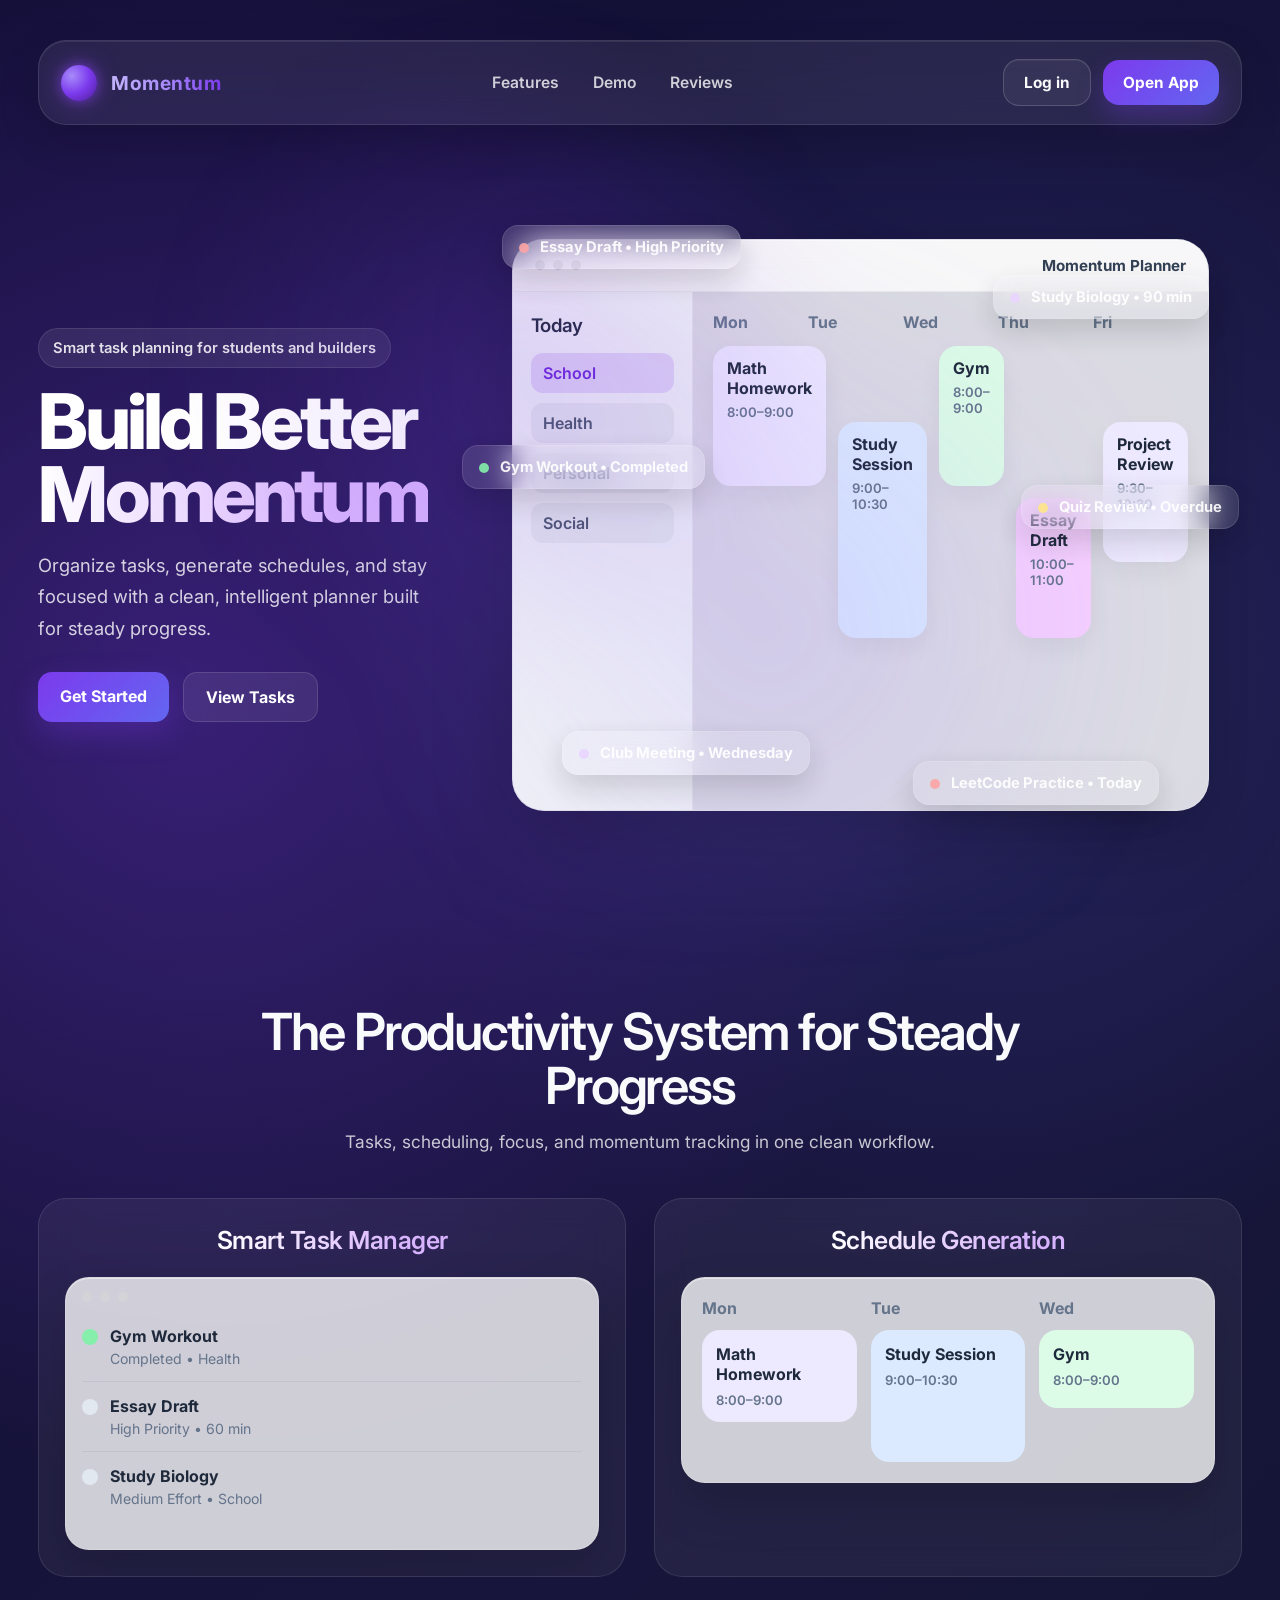
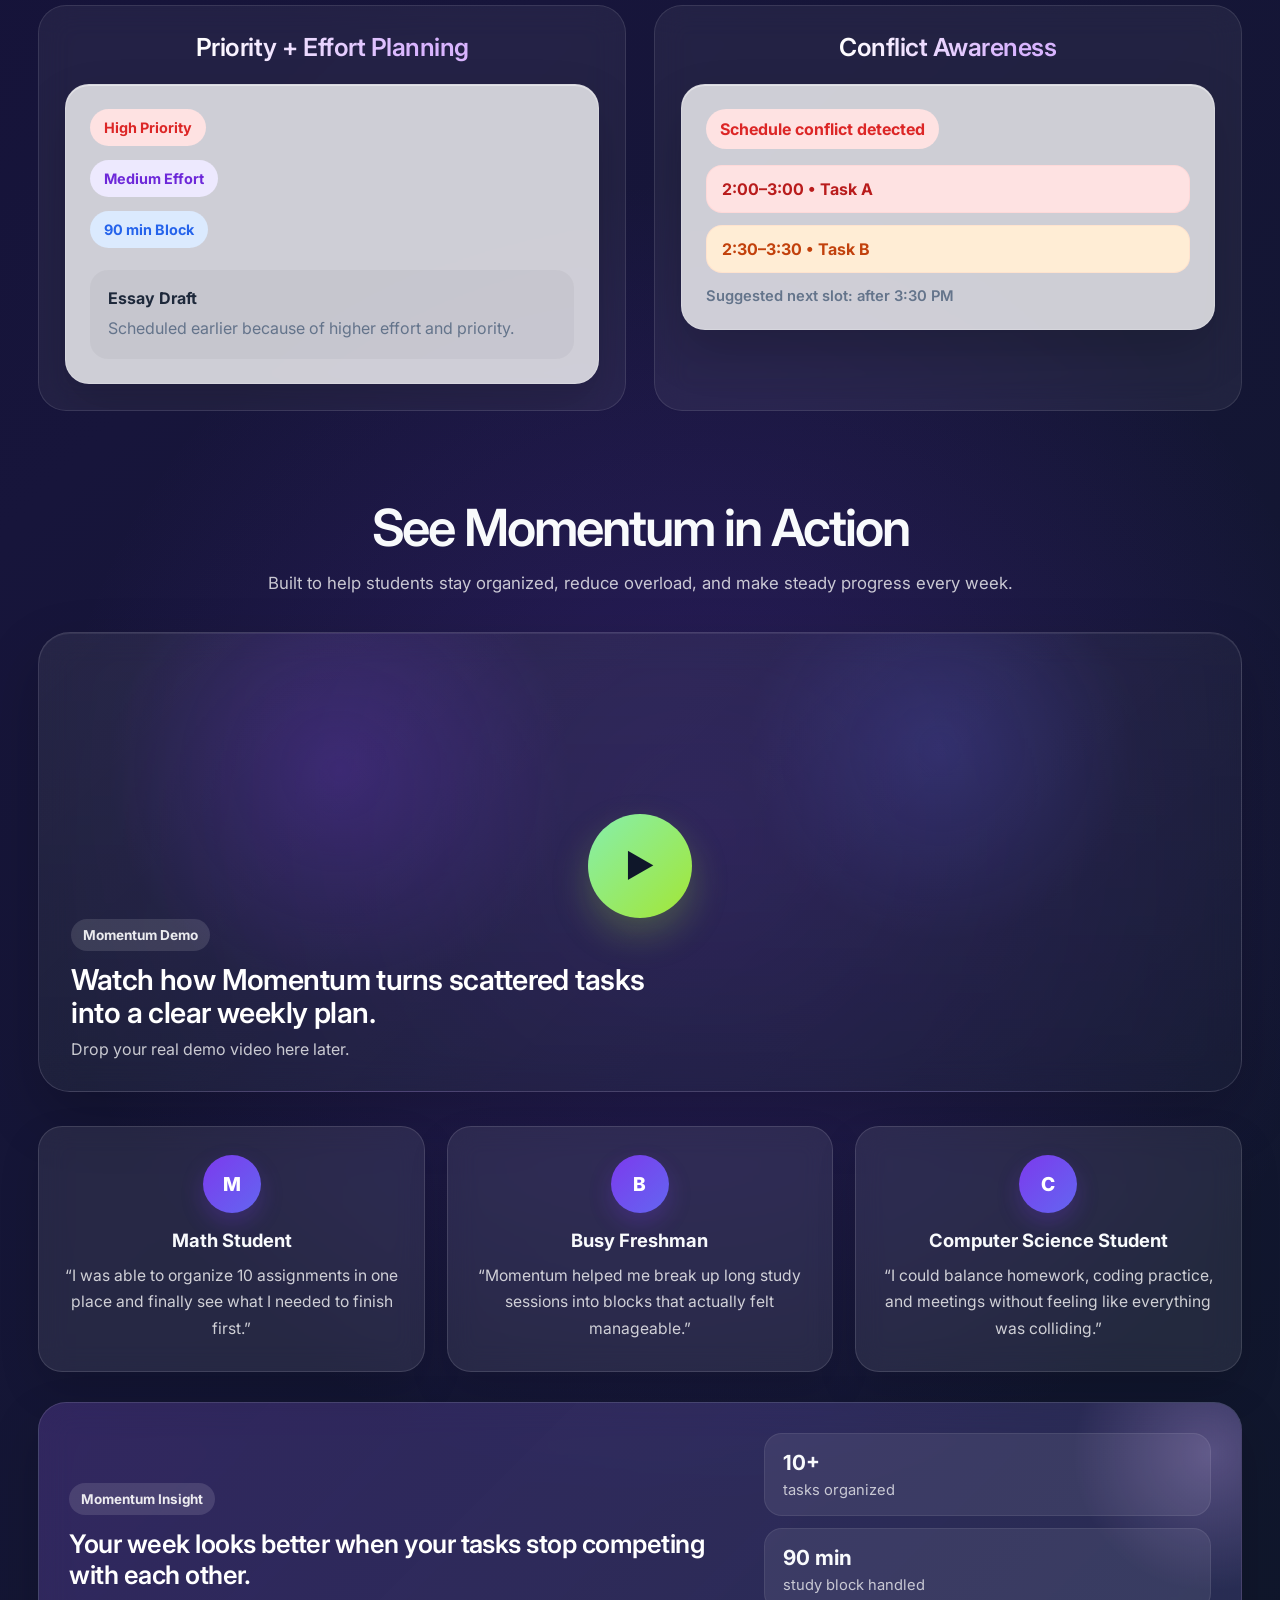
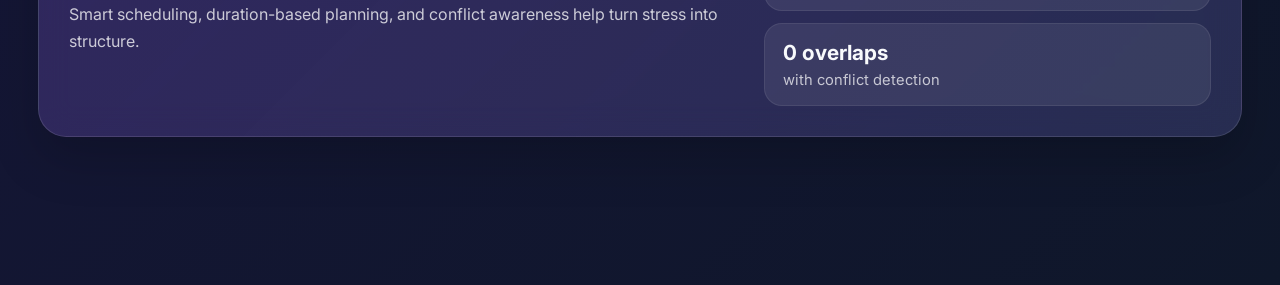
<file: Frontend/index.html>
<!doctype html>
<html lang="en">
<head>
  <meta charset="utf-8" />
  <meta name="viewport" content="width=device-width, initial-scale=1" />
  <title>Momentum | Build Better Momentum</title>
  <link rel="preconnect" href="https://fonts.googleapis.com">
  <link rel="preconnect" href="https://fonts.gstatic.com" crossorigin>
  <link href="https://fonts.googleapis.com/css2?family=Inter:wght@400;500;600;700;800&display=swap" rel="stylesheet">
  <link rel="stylesheet" href="styles.css" />
</head>
<body class="landing-page">
  <div class="landing-shell">
    <header class="landing-navbar-wrap">
      <div class="landing-navbar">
    
        <a href="index.html" class="brand brand-link">
          <div class="momentum-icon"></div>
          <span class="logo">Momentum</span>
        </a>
    
        <nav class="navbar-links">
          <a href="#features">Features</a>
          <a href="#demo">Demo</a>
          <a href="#reviews">Reviews</a>
        </nav>
    
        <div class="navbar-actions">
          <a href="login.html" class="navbar-login-btn">Log in</a>
          <a href="login.html" class="navbar-cta-btn">Open App</a>
        </div>
    
      </div>
    </header>

    <main class="landing-hero">
      <section class="landing-copy">
        <div class="hero-badge">Smart task planning for students and builders</div>

        <h2>
          Build Better
          <span>Momentum</span>
        </h2>

        <p>
          Organize tasks, generate schedules, and stay focused with a clean,
          intelligent planner built for steady progress.
        </p>

        <div class="hero-actions">
          <a href="dashboard.html" class="btn-primary">Get Started</a>
          <a href="tasks.html" class="btn-secondary">View Tasks</a>
        </div>
      </section>

      <section class="hero-visual">
        <div class="floating-task task-1">
          <span class="task-dot high"></span>
          Essay Draft • High Priority
        </div>

        <div class="floating-task task-2">
          <span class="task-dot medium"></span>
          Study Biology • 90 min
        </div>

        <div class="floating-task task-3">
          <span class="task-dot completed"></span>
          Gym Workout • Completed
        </div>

        <div class="floating-task task-4">
          <span class="task-dot overdue"></span>
          Quiz Review • Overdue
        </div>

        <div class="floating-task task-5">
          <span class="task-dot medium"></span>
          Club Meeting • Wednesday
        </div>

        <div class="floating-task task-6">
          <span class="task-dot high"></span>
          LeetCode Practice • Today
        </div>

        <div class="planner-mockup">
          <div class="planner-topbar">
            <div class="planner-window-controls">
              <span></span><span></span><span></span>
            </div>
            <div class="planner-title">Momentum Planner</div>
          </div>

          <div class="planner-body">
            <aside class="planner-sidebar">
              <h3>Today</h3>
              <div class="sidebar-pill active">School</div>
              <div class="sidebar-pill">Health</div>
              <div class="sidebar-pill">Personal</div>
              <div class="sidebar-pill">Social</div>
            </aside>

            <section class="planner-calendar">
              <div class="calendar-header">
                <div>Mon</div>
                <div>Tue</div>
                <div>Wed</div>
                <div>Thu</div>
                <div>Fri</div>
              </div>

              <div class="calendar-grid">
                <div class="calendar-block purple" style="grid-column: 1; grid-row: 1 / span 2;">
                  Math Homework
                  <span>8:00–9:00</span>
                </div>

                <div class="calendar-block blue" style="grid-column: 2; grid-row: 2 / span 3;">
                  Study Session
                  <span>9:00–10:30</span>
                </div>

                <div class="calendar-block green" style="grid-column: 3; grid-row: 1 / span 2;">
                  Gym
                  <span>8:00–9:00</span>
                </div>

                <div class="calendar-block pink" style="grid-column: 4; grid-row: 3 / span 2;">
                  Essay Draft
                  <span>10:00–11:00</span>
                </div>

                <div class="calendar-block purple" style="grid-column: 5; grid-row: 2 / span 2;">
                  Project Review
                  <span>9:30–10:30</span>
                </div>
              </div>
            </section>
          </div>
        </div>
      </section>
    </main>

    <section class="features-showcase">
      <div class="features-header">
        <h2>The Productivity System for Steady Progress</h2>
        <p>
          Tasks, scheduling, focus, and momentum tracking in one clean workflow.
        </p>
      </div>

      <div class="features-grid">
        <article class="feature-card feature-card-1">
          <h3><span>Smart Task Manager</span></h3>
          <div class="feature-mockup task-manager-mockup float-card">
            <div class="mock-window-bar">
              <span></span><span></span><span></span>
            </div>
            <div class="task-list">
              <div class="task-row done">
                <div class="task-check"></div>
                <div>
                  <strong>Gym Workout</strong>
                  <span>Completed • Health</span>
                </div>
              </div>
              <div class="task-row">
                <div class="task-check"></div>
                <div>
                  <strong>Essay Draft</strong>
                  <span>High Priority • 60 min</span>
                </div>
              </div>
              <div class="task-row">
                <div class="task-check"></div>
                <div>
                  <strong>Study Biology</strong>
                  <span>Medium Effort • School</span>
                </div>
              </div>
            </div>
          </div>
        </article>

        <article class="feature-card feature-card-2">
          <h3><span>Schedule Generation</span></h3>
          <div class="feature-mockup schedule-mockup float-card delay-1">
            <div class="schedule-days">
              <div class="schedule-col">
                <h4>Mon</h4>
                <div class="time-block purple">Math Homework<span>8:00–9:00</span></div>
              </div>
              <div class="schedule-col">
                <h4>Tue</h4>
                <div class="time-block blue tall">Study Session<span>9:00–10:30</span></div>
              </div>
              <div class="schedule-col">
                <h4>Wed</h4>
                <div class="time-block green">Gym<span>8:00–9:00</span></div>
              </div>
            </div>
          </div>
        </article>

        <article class="feature-card feature-card-3">
          <h3><span>Priority + Effort Planning</span></h3>
          <div class="feature-mockup priority-mockup float-card delay-2">
            <div class="priority-chip high">High Priority</div>
            <div class="priority-chip medium">Medium Effort</div>
            <div class="priority-chip duration">90 min Block</div>
            <div class="priority-panel">
              <strong>Essay Draft</strong>
              <p>Scheduled earlier because of higher effort and priority.</p>
            </div>
          </div>
        </article>

        <article class="feature-card feature-card-4">
          <h3><span>Conflict Awareness</span></h3>
          <div class="feature-mockup conflict-mockup float-card delay-3">
            <div class="conflict-alert">Schedule conflict detected</div>
            <div class="conflict-box">
              <div class="conflict-task red">2:00–3:00 • Task A</div>
              <div class="conflict-task orange">2:30–3:30 • Task B</div>
            </div>
            <div class="conflict-note">Suggested next slot: after 3:30 PM</div>
          </div>
        </article>
      </div>
    </section>
    <section class="social-proof-section">
      <div class="social-proof-header">
        <h2>See Momentum in Action</h2>
        <p>
          Built to help students stay organized, reduce overload, and make steady progress every week.
        </p>
      </div>
    
      <div class="demo-video-card">
        <div class="demo-video-placeholder">
          <button class="demo-play-btn" type="button" aria-label="Play Momentum demo">
            ▶
          </button>
    
          <div class="demo-video-overlay">
            <div class="demo-video-badge">Momentum Demo</div>
            <h3>Watch how Momentum turns scattered tasks into a clear weekly plan.</h3>
            <p>Drop your real demo video here later.</p>
          </div>
        </div>
      </div>
    
      <div class="testimonial-grid">
        <article class="testimonial-card">
          <div class="testimonial-avatar">M</div>
          <h4>Math Student</h4>
          <p>
            “I was able to organize 10 assignments in one place and finally see what I needed to finish first.”
          </p>
        </article>
    
        <article class="testimonial-card">
          <div class="testimonial-avatar">B</div>
          <h4>Busy Freshman</h4>
          <p>
            “Momentum helped me break up long study sessions into blocks that actually felt manageable.”
          </p>
        </article>
    
        <article class="testimonial-card">
          <div class="testimonial-avatar">C</div>
          <h4>Computer Science Student</h4>
          <p>
            “I could balance homework, coding practice, and meetings without feeling like everything was colliding.”
          </p>
        </article>
      </div>
    
      <div class="momentum-surprise-card">
        <div class="surprise-glow"></div>
        <div class="surprise-copy">
          <span class="surprise-tag">Momentum Insight</span>
          <h3>Your week looks better when your tasks stop competing with each other.</h3>
          <p>
            Smart scheduling, duration-based planning, and conflict awareness help turn stress into structure.
          </p>
        </div>
    
        <div class="surprise-stats">
          <div class="surprise-stat">
            <strong>10+</strong>
            <span>tasks organized</span>
          </div>
          <div class="surprise-stat">
            <strong>90 min</strong>
            <span>study block handled</span>
          </div>
          <div class="surprise-stat">
            <strong>0 overlaps</strong>
            <span>with conflict detection</span>
          </div>
        </div>
      </div>
    </section>
  </div>
  <script src="app.js"></script>
</body>
</html>
</file>
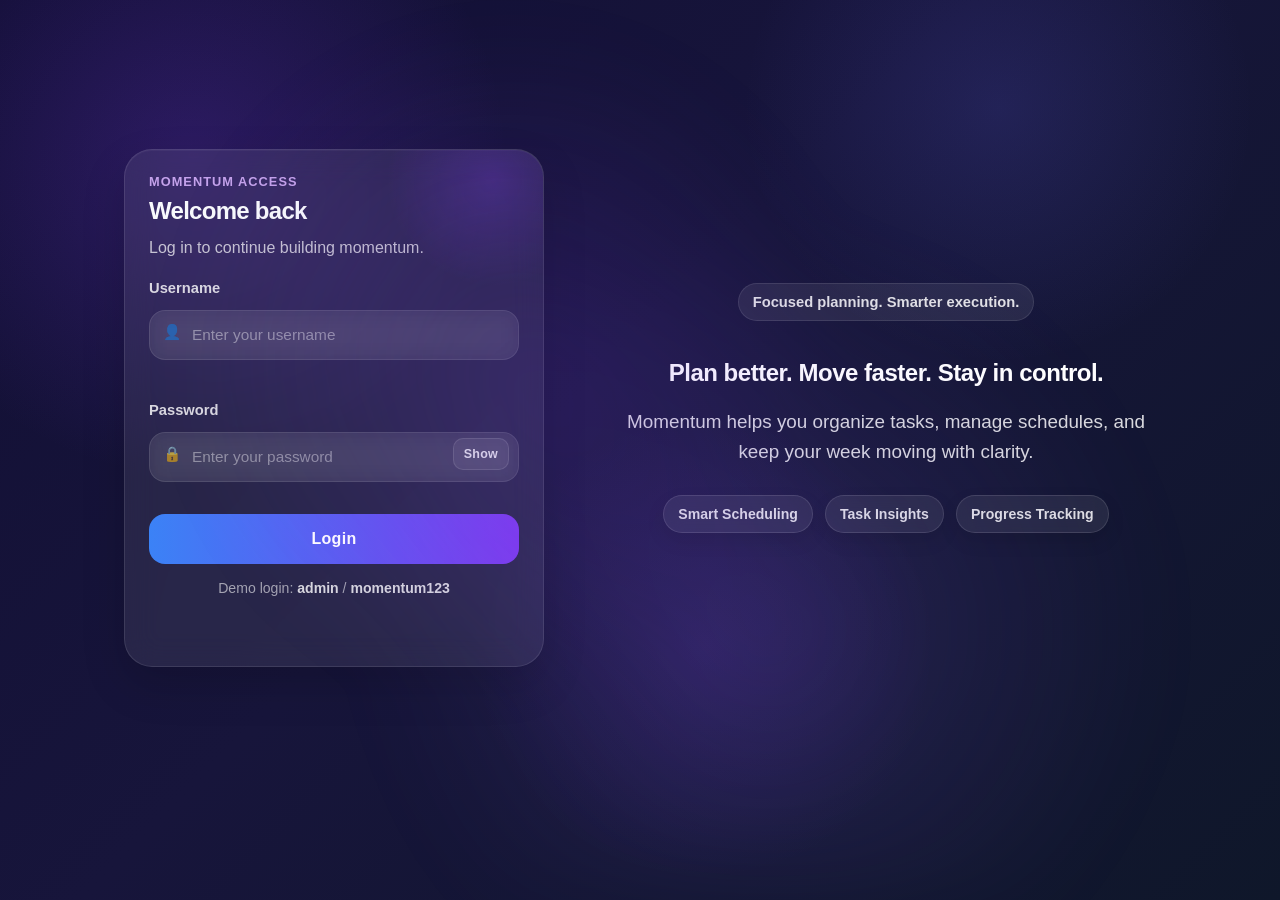
<file: Frontend/login.html>
<!doctype html>
<html lang="en">
<head>
  <meta charset="utf-8" />
  <meta name="viewport" content="width=device-width, initial-scale=1" />
  <title>Login | Momentum</title>
  <link rel="stylesheet" href="styles.css" />
</head>
<body class="app-page auth-page">
  <div class="auth-shell">
    <div class="auth-layout">
      <section class="dashboard-panel auth-login-panel">
        <div class="auth-login-glow"></div>

        <div class="panel-header auth-login-header">
          <div>
            <p class="panel-eyebrow">Momentum Access</p>
            <h2>Welcome back</h2>
            <p class="auth-login-subtitle">
              Log in to continue building momentum.
            </p>
          </div>
        </div>

        <form id="loginForm" class="modern-task-form auth-form-modern">
          <div class="form-grid auth-form-grid">
            <label class="full-width">
              <span>Username</span>
              <div class="input-icon-wrap">
                <span class="input-icon">👤</span>
                <input
                  id="username"
                  type="text"
                  placeholder="Enter your username"
                  class="auth-input-modern"
                />
              </div>
            </label>

            <label class="full-width">
              <span>Password</span>
              <div class="input-icon-wrap password-wrap">
                <span class="input-icon">🔒</span>
                <input
                  id="password"
                  type="password"
                  placeholder="Enter your password"
                  class="auth-input-modern"
                />
                <button type="button" id="togglePasswordBtn" class="password-toggle-btn">
                  Show
                </button>
              </div>
            </label>
          </div>

          <button type="submit" class="generate-btn auth-login-btn">
            Login
          </button>

          <p class="auth-helper-text">
            Demo login: <strong>admin</strong> / <strong>momentum123</strong>
          </p>

          <p id="loginMessage" class="message"></p>
        </form>
      </section>

      <section class="auth-hero auth-login-hero">
        <div class="auth-hero-content">
          <div class="hero-badge">Focused planning. Smarter execution.</div>
          <h1>Plan better. Move faster. Stay in control.</h1>
          <p>
            Momentum helps you organize tasks, manage schedules, and keep your week moving with clarity.
          </p>

          <div class="login-feature-chips">
            <div class="login-chip">Smart Scheduling</div>
            <div class="login-chip">Task Insights</div>
            <div class="login-chip">Progress Tracking</div>
          </div>
        </div>
      </section>
    </div>
  </div>

  <script>
    document.addEventListener("DOMContentLoaded", () => {
      const form = document.getElementById("loginForm");
      const message = document.getElementById("loginMessage");
      const togglePasswordBtn = document.getElementById("togglePasswordBtn");
      const passwordInput = document.getElementById("password");

      if (togglePasswordBtn && passwordInput) {
        togglePasswordBtn.addEventListener("click", () => {
          const isHidden = passwordInput.type === "password";
          passwordInput.type = isHidden ? "text" : "password";
          togglePasswordBtn.textContent = isHidden ? "Hide" : "Show";
        });
      }

      form.addEventListener("submit", async (e) => {
        e.preventDefault();

        const username = document.getElementById("username").value.trim();
        const password = passwordInput.value.trim();

        message.textContent = "";
        message.className = "message";

        try {
          const res = await fetch("/api/login", {
            method: "POST",
            headers: { "Content-Type": "application/json" },
            credentials: "include",
            body: JSON.stringify({ username, password })
          });

          const data = await res.json();

          if (res.ok) {
            message.textContent = "✓ Login successful!";
            message.classList.add("success");

            setTimeout(() => {
              window.location.href = "/dashboard.html";
            }, 500);
          } else {
            message.textContent = data.error || "Login failed.";
            message.classList.add("error");
          }
        } catch (err) {
          console.error("login error:", err);
          message.textContent = "Server error. Try again.";
          message.classList.add("error");
        }
      });
    });
  </script>
</body>
</html>
</file>
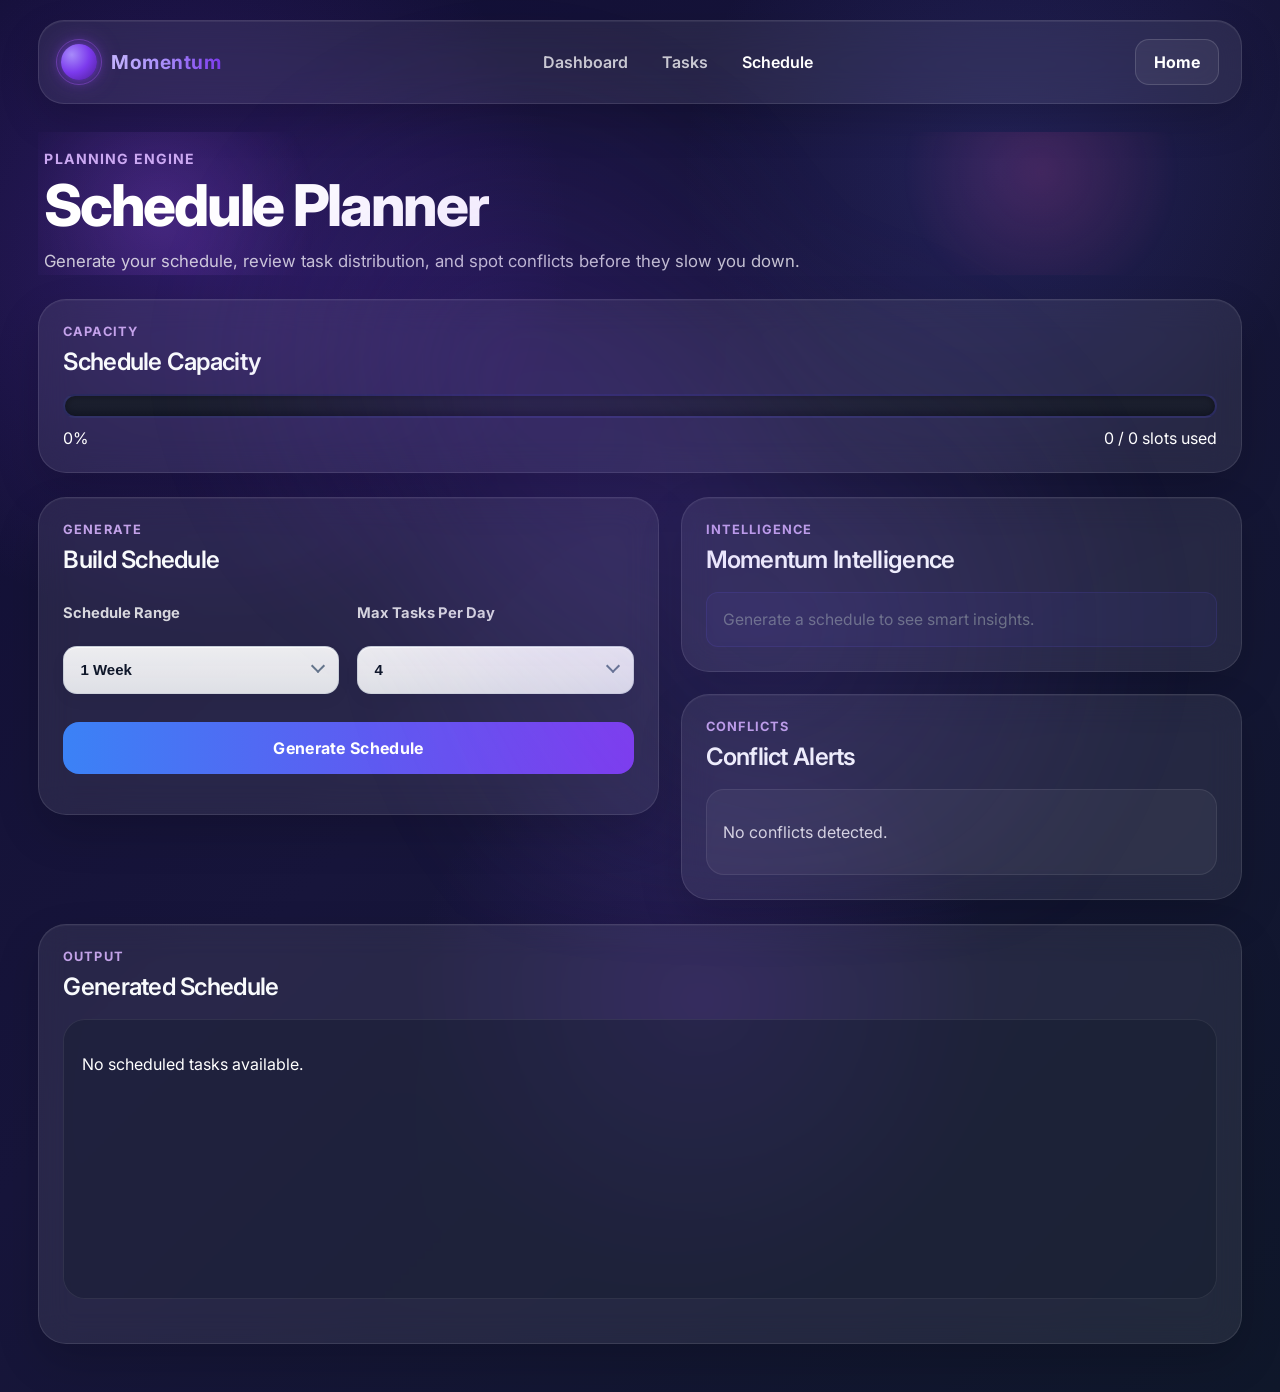
<file: Frontend/schedule.html>
<!--
========================================================
SCHEDULE.HTML OVERVIEW — MOMENTUM SCHEDULER VIEW
========================================================

Purpose:
This file serves as the schedule planning interface for
the Momentum application. It allows users to generate,
visualize, and analyze their task schedule based on
constraints such as time range and workload capacity.

High-Level Responsibility:
schedule.html is responsible for:
1. Providing controls to generate a schedule
2. Displaying scheduling results (time-blocked tasks)
3. Visualizing workload capacity and distribution
4. Highlighting scheduling conflicts and insights
5. Presenting backend-generated data in a structured UI

--------------------------------------------------------
ARCHITECTURAL ROLE
--------------------------------------------------------

This file belongs to the View layer of the application.

- Model / Data Layer:
  database.py and storage.py (task + schedule logic)
- Controller Layer:
  routes.py (API endpoints)
  app.js (frontend event handling + rendering)
- View Layer:
  schedule.html (this file)

This page does not compute schedules itself. Instead, it:
- collects user inputs (range, max tasks per day)
- sends requests to the backend (/api/schedule)
- renders the returned schedule data

--------------------------------------------------------
MAIN UI SECTIONS
--------------------------------------------------------

1. Navigation Bar
Purpose:
- Provides consistent navigation across the application
- Allows switching between Dashboard, Tasks, and Schedule
- Reinforces app branding

2. Schedule Hero Section
Purpose:
- Introduces the scheduling feature
- Explains the purpose of the scheduling engine
- Provides context for how the system organizes tasks

3. Schedule Capacity Panel
Purpose:
- Displays how full the generated schedule is
- Visualizes task load using a progress bar
- Helps users understand workload distribution

Examples:
- % of schedule used
- total slots filled vs available

4. Schedule Controls Panel
Purpose:
- Allows users to configure scheduling parameters

User Inputs:
- Schedule range (1 week, 2 weeks)
- Max tasks per day

Action:
- "Generate Schedule" button triggers backend scheduling

5. Intelligence Panel
Purpose:
- Displays insights generated from the schedule
- Helps users understand patterns in their workload

Examples:
- workload balance
- scheduling efficiency
- task distribution

6. Conflict Alerts Panel
Purpose:
- Identifies overlapping or problematic task assignments
- Alerts users to scheduling conflicts
- Suggests better scheduling opportunities

7. Generated Schedule Output
Purpose:
- Displays the final structured schedule returned from backend
- Shows tasks grouped by day
- Includes time blocks (start–end times)

--------------------------------------------------------
USER EXPERIENCE FLOW
--------------------------------------------------------

1. User selects scheduling options
2. User clicks "Generate Schedule"
3. Frontend sends request to /api/schedule
4. Backend generates schedule using scheduling logic
5. Response is returned to frontend
6. UI updates:
   - schedule output
   - capacity visualization
   - insights panel
   - conflict alerts

--------------------------------------------------------
DESIGN PURPOSE
--------------------------------------------------------

This page is designed to:
- visually represent time-based scheduling
- make complex scheduling logic easy to understand
- provide actionable insights to the user
- simulate a real productivity planning system

The UI emphasizes:
- clarity (structured layout)
- feedback (progress bar + messages)
- intelligence (conflict + insight panels)

--------------------------------------------------------
WHY THIS FILE IS IMPORTANT
--------------------------------------------------------

schedule.html represents the core computational feature
of the Momentum application.

While other pages manage tasks, this page:
- transforms task data into a structured schedule
- visualizes time allocation
- demonstrates algorithmic decision-making

It is the primary interface for showcasing the system’s
scheduling logic, making it one of the most important
components of the project.

========================================================
-->
<!doctype html>
<html lang="en">
<head>
  <link rel="preconnect" href="https://fonts.googleapis.com">
  <link rel="preconnect" href="https://fonts.gstatic.com" crossorigin>
  <link href="https://fonts.googleapis.com/css2?family=Inter:wght@400;500;600;700;800&display=swap" rel="stylesheet">
  <meta charset="utf-8" />
  <meta name="viewport" content="width=device-width, initial-scale=1" />
  <title>Schedule | Momentum</title>
  <link rel="stylesheet" href="styles.css" />
</head>
<body class="app-page">
  <div class="app-shell">
    <header class="app-navbar">
      <div class="app-navbar-inner">
        <a href="index.html" class="brand brand-link">
          <div class="momentum-icon"><div class="ring"></div></div>
          <span class="logo">Momentum</span>
        </a>

        <nav class="app-nav-links">
          <a href="dashboard.html">Dashboard</a>
          <a href="tasks.html">Tasks</a>
          <a href="schedule.html" class="active">Schedule</a>
        </nav>

        <div class="app-nav-actions">
          <a href="index.html" class="app-nav-btn secondary">Home</a>
        </div>
      </div>
    </header>

    <main class="schedule-page">
      <section class="dashboard-hero">
        <div>
          <p class="dashboard-eyebrow">Planning Engine</p>
          <h1>Schedule Planner</h1>
          <p class="dashboard-subtitle">
            Generate your schedule, review task distribution, and spot conflicts before they slow you down.
          </p>
        </div>
      </section>

      <section class="dashboard-panel">
        <div class="panel-header">
          <div>
            <p class="panel-eyebrow">Capacity</p>
            <h2>Schedule Capacity</h2>
          </div>
        </div>

        <div class="game-progress-wrap">
          <div class="game-progress-bar">
            <div id="scheduleLoadFill" class="game-progress-fill"></div>
          </div>
          <div class="game-progress-meta">
            <span id="scheduleLoadPercent">0%</span>
            <span id="scheduleLoadText">0 / 0 slots used</span>
          </div>
        </div>
      </section>

      <section class="schedule-layout">
        <section class="dashboard-panel schedule-controls-panel">
          <div class="panel-header">
            <div>
              <p class="panel-eyebrow">Generate</p>
              <h2>Build Schedule</h2>
            </div>
          </div>

          <div class="schedule-controls">
            <div class="control-group">
              <label for="scheduleRange">Schedule Range</label>
              <div class="select-wrap">
                <select id="scheduleRange">
                  <option value="7">1 Week</option>
                  <option value="14">2 Weeks</option>
                </select>
              </div>
            </div>

            <div class="control-group">
              <label for="maxTasksPerDay">Max Tasks Per Day</label>
              <div class="select-wrap">
                <select id="maxTasksPerDay">
                  <option value="1">1</option>
                  <option value="2">2</option>
                  <option value="3">3</option>
                  <option value="4" selected>4</option>
                  <option value="5">5</option>
                </select>
              </div>
            </div>
          </div>

          <button id="generateScheduleBtn" class="generate-btn" type="button">
            Generate Schedule
          </button>

          <p id="scheduleMessage" class="message"></p>
        </section>

        <section class="schedule-side-column">
          <article class="dashboard-panel">
            <div class="panel-header">
              <div>
                <p class="panel-eyebrow">Intelligence</p>
                <h2>Momentum Intelligence</h2>
              </div>
            </div>
            <p id="scheduleSummary" class="schedule-summary-text">
              Generate a schedule to see smart insights.
            </p>
          </article>

          <article class="dashboard-panel">
            <div class="panel-header">
              <div>
                <p class="panel-eyebrow">Conflicts</p>
                <h2>Conflict Alerts</h2>
              </div>
            </div>
            <div id="conflictOutput" class="conflict-output-wrap">
              <p>No conflicts detected.</p>
            </div>
            <div id="capacityConflictOutput"></div>
          </article>
        </section>
      </section>

      <section class="dashboard-panel generated-schedule-panel">
        <div class="panel-header">
          <div>
            <p class="panel-eyebrow">Output</p>
            <h2>Generated Schedule</h2>
          </div>
        </div>

        <div id="scheduleOutput" class="schedule-output-wrap">
          <p>No scheduled tasks available.</p>
        </div>
      </section>
    </main>
  </div>

  <script src="app.js"></script>
</body>
</html>
</file>
<file: Frontend/styles.css>
/*
 * ============================================================
 * MOMENTUM — STYLESHEET OVERVIEW
 * ============================================================
 *
 * 1. CSS VARIABLES (:root)
 *    Colors, radii, shadows. Start here to retheme the app.
 *    Key vars: --primary (blue), --accent (purple), --bg, --card,
 *    --text, --muted, plus success/warning/error/danger palettes.
 *
 * 2. RESET & BASE
 *    box-sizing reset, base html/body, heading font-weight/tracking.
 *    JetBrains Mono applied to stat cards & progress readouts.
 *    Inter applied to all buttons.
 *
 * 3. BACKGROUND & BODY
 *    Multi-layer radial + linear gradient on <body> creates the
 *    purple ambient glow. A blurred ::after pseudo-element adds
 *    a second depth layer. background-attachment: fixed keeps it
 *    locked while scrolling.
 *
 * 4. LAYOUT — .container
 *    Max-width 1100px, centered, z-index 1 to sit above the
 *    body::after glow layer.
 *
 * 5. NAVBAR (.navbar)
 *    Flex row, card-style surface with shadow. Logo in --accent.
 *    Nav links highlight with accent-light background on hover/active.
 *
 * 6. CARDS (.card)
 *    Dark semi-transparent frosted glass (rgba + backdrop-filter).
 *    A 4px accent bar is injected via ::before as a visual anchor.
 *
 * 7. FORMS — inputs, selects, textareas
 *    Full-width, 12px padding, 10px radius. Focus ring uses
 *    --accent with 18% opacity box-shadow. .field-row aligns
 *    an input + inline error side-by-side.
 *
 * 8. BUTTONS
 *    Full-width by default, blue→purple gradient. .edit-btn /
 *    .delete-btn / .complete-btn are auto-width overrides for
 *    table action cells. .undo-btn is a plain white pill.
 *
 * 9. TABLES
 *    Standard border-collapse table with rounded overflow.
 *    .updated-row animates a green flash via @keyframes highlightRow.
 *
 * 10. MESSAGES (.message)
 *     .success and .error variants with matching bg/border/text
 *     from the palette. Supports inline <a> links styled in accent.
 *
 * 11. STATUS BADGES & PRIORITY PILLS
 *     .status-pending / -progress / -completed — pill badges.
 *     .priority-high / -medium / -low — colored pills.
 *     .effort-high / -medium / -low — effort indicator pills.
 *
 * 12. DASHBOARD STAT GRID (.stat-grid)
 *     auto-fit grid of .stat-card tiles. Large mono number (1.8rem)
 *     with a muted label above.
 *
 * 13. DASHBOARD LAYOUT (.dashboard-grid / .dashboard-main-grid)
 *     Two-column layouts: sidebar quick-actions + main content.
 *     .dashboard-panel is the frosted glass panel used throughout.
 *
 * 14. SCHEDULE PLANNER (.schedule-grid / .schedule-day)
 *     7-column week grid with dark frosted-glass day columns.
 *     .today column gets a purple tint + inset ring.
 *     Tasks render as .schedule-task cards with time, title, meta.
 *     .schedule-task-conflict flags red border for overlapping tasks.
 *
 * 15. REAL CALENDAR TIME GRID (.calendar-shell)
 *     Two-column layout: 90px time gutter + auto-fit day columns.
 *     Hour lines are absolutely positioned 1px rules every 72px.
 *     Events (.calendar-event-block) are absolutely positioned
 *     by JS using top/height derived from start time + duration.
 *     Three size variants: default, .compact, .micro — progressively
 *     hide metadata as blocks shrink.
 *
 * 16. INTRO OVERLAY (.intro-overlay)
 *     Fixed full-screen splash with fade-in animation. Two ambient
 *     glow orbs drift via @keyframes driftOne / driftTwo. A spinning
 *     icon uses @keyframes spin + floatLogo. Dismissed by adding
 *     .fade-out which runs introFadeOut and hides the element.
 *
 * 17. GAME PROGRESS BAR (.game-progress-bar)
 *     Dark pill track with a shimmer sweep on the fill via
 *     @keyframes shimmer. Width driven by inline JS style updates.
 *
 * 18. LANDING PAGE (.landing-page / .landing-hero)
 *     Dark purple themed marketing shell. Two-column hero: copy
 *     left, interactive planner mockup right. Floating task chips
 *     (.floating-task) animate with staggered floatSoft delays.
 *
 * 19. FEATURES SHOWCASE (.features-grid)
 *     2-column grid of .feature-card panels with frosted mockups
 *     inside — task manager, schedule, priority, conflict previews.
 *     Cards animate with featureFloat on a staggered delay.
 *
 * 20. SOCIAL PROOF (.social-proof-section)
 *     3-column testimonial grid + a demo video placeholder with
 *     a play button. .momentum-surprise-card is a 2-col stat
 *     highlight panel with a radial glow decoration.
 *
 * 21. SAAS NAVBAR (.landing-navbar / .app-navbar)
 *     Sticky frosted pill navbar. Three-column grid: brand |
 *     centered links | action buttons. Animates in via navbarFade.
 *
 * 22. APP / DASHBOARD SHELL (.app-page / .app-shell)
 *     Dark purple page wrapper. .dashboard-page stacks sections
 *     vertically. .tasks-layout and .schedule-layout are
 *     two-column grids that collapse to single column below 1100px.
 *
 * 23. TASKS PAGE (.tasks-layout / .task-workspace-table)
 *     Split layout: create-task form left, task log right.
 *     .task-workspace-table uses border-separate + border-spacing
 *     to create floating row cards with rounded corners per row.
 *
 * 24. AUTH PAGE (.auth-page / .auth-layout)
 *     Dark full-bleed auth shell. Two-column: form card left,
 *     hero copy + canvas orb right. Collapses to stacked on mobile.
 *
 * 25. ANIMATIONS (summary)
 *     spin          — continuous icon rotation
 *     floatLogo     — gentle vertical bob
 *     floatOrb      — hero orb float
 *     floatSoft     — landing page task chip float
 *     featureFloat  — feature card hover float
 *     shimmer       — progress bar light sweep
 *     highlightRow  — green flash on updated table rows
 *     introFadeIn/Out — splash screen entrance/exit
 *     navbarFade    — navbar slide-down on load
 *     driftOne/Two  — ambient glow blob drift
 *
 * 26. RESPONSIVE BREAKPOINTS
 *     @1100px — most two-column layouts collapse to single column,
 *               navbar stacks, auth layout stacks.
 *     @980px  — features grid, testimonials, schedule days go 1-col.
 *     @768px  — navbar flex-direction column, field-rows stack,
 *               calendar time gutter narrows to 72px,
 *               orb canvas shrinks to 320px height.
 * ============================================================
 */



 /*  Artiifical Inteligence was used fo FIx Bugs | Organize  notes | and More    */
:root {
	--primary: #2563EB;
	--primary-hover: #1D4ED8;
  
	/* NEW secondary accent */
	--accent: #7C3AED;
	--accent-light: #F3E8FF;
  
	--bg: #EEF2F7;
	--card: #FFFFFF;
	--border: #E5E7EB;
  
	--text: #1F2937;
	--muted: #6B7280;
  
	--success: #16A34A;
	--success-bg: #DCFCE7;
	--success-text: #166534;
	--success-border: #BBF7D0;
  
	--warning: #F59E0B;
	--warning-bg: #FEF3C7;
  
	--error: #DC2626;
	--error-bg: #FEE2E2;
	--error-text: #991B1B;
	--error-border: #FECACA;
  
	--danger: #DC2626;
	--danger-hover: #B91C1C;
  
	--radius: 14px;
	--shadow: 0 8px 24px rgba(15, 23, 42, 0.08);
  }
  
  /* Reset */
  *, *::before, *::after {
	box-sizing: border-box;
  }
  
  /* Base */
  html, body {
	min-height: 100%;
  }

  h1, h2, h3 {
	font-weight: 600;
	letter-spacing: -0.02em;
  }

.stat-card p,
#progressPercent,
#progressText {
  font-family: "JetBrains Mono", monospace;
}

button {
	font-family: "Inter", sans-serif;
	font-weight: 600;
	letter-spacing: 0.02em;
  }


  
  body {
	font-family: "Inter", system-ui, -apple-system, sans-serif;
	min-height: 100vh;
	margin: 0;
	position: relative;
	overflow-x: hidden;
  
	background:
	  radial-gradient(circle at 15% 20%, rgba(124, 58, 237, 0.55), transparent 30%),
	  radial-gradient(circle at 85% 25%, rgba(106, 92, 255, 0.45), transparent 32%),
	  radial-gradient(circle at 50% 85%, rgba(143, 107, 255, 0.35), transparent 35%),
	  linear-gradient(160deg, #e1e6ff 0%, #e8ecff 45%, #f4f6ff 100%);
  
	background-attachment: fixed;
  }
  
  body::after {
	content: "";
	position: fixed;
	inset: 0;
	pointer-events: none;
	z-index: 0;
  
	background:
	  radial-gradient(circle at 40% 40%, rgba(124, 58, 237, 0.18), transparent 35%),
	  radial-gradient(circle at 60% 70%, rgba(143, 107, 255, 0.15), transparent 40%);
  
	filter: blur(40px);
  }
  .container {
	position: relative;
	z-index: 1;
	max-width: 1100px;
	margin: 0 auto;
	padding: 32px 20px 48px;
  }
  /* Navbar */
  .navbar {
	display: flex;
	justify-content: space-between;
	align-items: center;
	gap: 16px;
	margin-bottom: 24px;
	padding: 18px 22px;
	background: var(--card);
	border: 1px solid var(--border);
	border-radius: var(--radius);
	box-shadow: var(--shadow);
  }
  
  .navbar h1 {
	margin: 0;
	font-size: 1.7rem;
	font-weight: 700;
	color: var(--accent);
  }
  
  .nav-links {
	display: flex;
	gap: 18px;
	flex-wrap: wrap;
  }
  
  .nav-links a {
	text-decoration: none;
	color: var(--muted);
	font-weight: 600;
	padding: 8px 12px;
	border-radius: 8px;
	transition: all 0.2s ease;
  }
  
  .nav-links a:hover {
	color: var(--accent);
	background: var(--accent-light);
  }
  
  .nav-links a.active {
	color: var(--accent);
	background: var(--accent-light);
  }
  
  /* Cards */
  .card {
	background: rgba(30,30,50,0.6);
    backdrop-filter: blur(10px);
	border: 1px solid var(--border);
	border-radius: var(--radius);
	padding: 22px;
	margin: 18px 0;
	box-shadow: var(--shadow);
	position: relative;
  }
  
  /* subtle accent bar */
  .card::before {
	content: "";
	position: absolute;
	top: 0;
	left: 0;
	height: 4px;
	width: 60px;
	background: var(--accent);
	border-top-left-radius: var(--radius);
  }
  
  .card h2,
  .card h3 {
	margin-top: 0;
	margin-bottom: 14px;
  }
  
  /* Layout rows */
  .row {
	display: flex;
	justify-content: space-between;
	align-items: center;
	gap: 16px;
	flex-wrap: wrap;
  }
  
  .row > * {
	min-width: 0;
  }
  
  /* Forms */
  label {
	display: block;
	margin: 12px 0;
	font-weight: 600;
	color: var(--text);
  }
  
  input,
  select,
  textarea {
	width: 100%;
	max-width: 100%;
	padding: 12px 14px;
	margin-top: 6px;
	border: 1px solid var(--border);
	border-radius: 10px;
	background: #fff;
	font-size: 0.95rem;
	color: var(--text);
	outline: none;
	transition: border-color 0.2s ease, box-shadow 0.2s ease;
  }
  
  input:focus,
  select:focus,
  textarea:focus {
	border-color: var(--accent);
	box-shadow: 0 0 0 3px rgba(124, 58, 237, 0.18);
  }
  
  /* Field row */
  .field-row {
	display: flex;
	align-items: center;
	gap: 8px;
  }
  
  .field-row input {
	flex: 1 1 auto;
	min-width: 0;
  }
  
  .field-message:empty {
	display: none;
  }
  
  .field-message {
	display: inline-block;
	color: var(--error-text);
	background: var(--error-bg);
	border: 1px solid var(--error-border);
	padding: 6px 10px;
	border-radius: 8px;
	font-size: 0.85rem;
	min-width: 170px;
  }
  
  /* Buttons */
  button {
	width: 100%;
	padding: 12px 14px;
	margin-top: 8px;
	cursor: pointer;
	border: none;
	border-radius: 10px;
	background: linear-gradient(135deg, var(--primary), var(--accent));
	color: white;
	font-weight: 600;
	transition: transform 0.1s ease, box-shadow 0.2s ease;
  }
  
  button:hover {
	box-shadow: 0 6px 18px rgba(0,0,0,0.15);
  }
  
  button:active {
	transform: translateY(1px);
  }
  
  /* Action buttons */
  .edit-btn,
  .delete-btn {
	width: auto;
	padding: 8px 14px;
	margin-top: 0;
	font-size: 0.9rem;
  }
  
  .edit-btn {
	background: #fff;
	color: var(--text);
	border: 1px solid var(--border);
  }
  .edit-task-panel {
	margin-top: 6px;
  }
  
  .edit-form-actions {
	display: flex;
	gap: 12px;
	flex-wrap: wrap;
	margin-top: 4px;
  }
  
  .edit-btn:hover {
	background: #f9fafb;
  }
  
  .delete-btn {
	background: #fff;
	color: var(--danger);
	border: 1px solid #fca5a5;
	margin-left: 8px;
  }
  
  .delete-btn:hover {
	background: #fef2f2;
	color: var(--danger-hover);
  }
  
  /* Tables */
  table {
	width: 100%;
	border-collapse: collapse;
	margin-top: 14px;
	background: #fff;
	border-radius: 12px;
	overflow: hidden;
  }
  
  thead {
	background: #f9fafb;
  }
  
  th,
  td {
	border-bottom: 1px solid #eef2f7;
	padding: 14px 12px;
	text-align: left;
	vertical-align: middle;
  }
  
  th {
	color: var(--muted);
	font-size: 0.9rem;
	font-weight: 700;
  }
  
  tbody tr:hover {
	background: #F5F3FF;
  }
  
  /* Messages */
  .message {
	margin-top: 12px;
	display: block;
	border-radius: 10px;
  }
  
  .message.success {
	color: var(--success-text);
	background: var(--success-bg);
	border: 1px solid var(--success-border);
	padding: 12px;
	font-weight: 600;
  }
  
  .message.error {
	color: var(--error-text);
	background: var(--error-bg);
	border: 1px solid var(--error-border);
	padding: 12px;
	font-weight: 600;
  }
  
  /* Updated task highlight */
  .updated-field {
	background-color: var(--warning-bg);
	transition: background-color 1.5s ease;
  }
  
  .updated-row {
	animation: highlightRow 2s ease;
  }
  
  @keyframes highlightRow {
	0% { background-color: #dcfce7; }
	100% { background-color: transparent; }
  }
  
  /* Dashboard stats */
  .stat-grid {
	display: grid;
	grid-template-columns: repeat(auto-fit, minmax(220px, 1fr));
	gap: 16px;
  }
  
  .stat-card {
	background: var(--card);
	border: 1px solid var(--border);
	border-radius: var(--radius);
	padding: 20px;
	box-shadow: var(--shadow);
  }
  
  .stat-card h3 {
	margin: 0 0 8px 0;
	color: var(--muted);
	font-size: 0.95rem;
  }
  
  .stat-card p {
	margin: 0;
	font-size: 1.8rem;
	font-weight: 700;
  }
  
  /* Status badges */
  .status-badge {
	display: inline-block;
	padding: 4px 10px;
	border-radius: 999px;
	font-size: 0.82rem;
	font-weight: 600;
  }
  
  .status-pending {
	background: #f3f4f6;
	color: #4b5563;
  }
  
  .status-progress {
	background: #e0e7ff;
	color: #4338ca;
  }
  
  .status-completed {
	background: #dcfce7;
	color: #166534;
  }
  
  /* Utility */
  .hidden {
	display: none;
  }
  
  /* Responsive */
  @media (max-width: 768px) {
	.navbar {
	  align-items: flex-start;
	  flex-direction: column;
	}
  
	.field-row {
	  flex-direction: column;
	  align-items: stretch;
	}
  
	.delete-btn {
	  margin-left: 0;
	  margin-top: 8px;
	}
  }

  /* Schedule planner layout */
/* Schedule planner layout */
.schedule-grid {
	display: grid;
	grid-template-columns: repeat(7, 1fr);
	gap: 0;
	border-radius: 24px;
	overflow: hidden;
	border: 1px solid rgba(255,255,255,0.08);
	background: rgba(15, 23, 42, 0.26);
  }
  
  .schedule-day {
	min-height: 420px;
	padding: 18px 16px;
	background: rgba(255,255,255,0.03);
	border-right: 1px solid rgba(255,255,255,0.06);
	transition: background 0.18s ease;
  }
  
  .schedule-day:last-child {
	border-right: none;
  }
  
  .schedule-day:hover {
	background: rgba(255,255,255,0.05);
  }
  
  .schedule-day.today {
	background: rgba(124,58,237,0.10);
	box-shadow: inset 0 0 0 1px rgba(124,58,237,0.18);
  }
  
  .schedule-day h3 {
	margin: 0 0 18px;
	padding-bottom: 14px;
	border-bottom: 1px solid rgba(255,255,255,0.08);
	color: #f8fafc;
	font-size: 1.02rem;
	line-height: 1.35;
  }
  
  .schedule-day-date {
	display: block;
	margin-top: 4px;
	color: rgba(255,255,255,0.58);
	font-size: 0.82rem;
	font-weight: 600;
  }
  
  .schedule-task {
	position: relative;
	padding: 12px 12px 10px;
	border-radius: 18px;
	background: rgba(255,255,255,0.07);
	border: 1px solid rgba(255,255,255,0.08);
	margin-bottom: 12px;
	box-shadow: 0 8px 18px rgba(0,0,0,0.10);
  }
  
  .schedule-task:last-child {
	margin-bottom: 0;
  }
  
  .calendar-task-time {
	font-size: 0.78rem;
	font-weight: 800;
	color: #bfdbfe;
	margin-bottom: 8px;
	text-transform: uppercase;
	letter-spacing: 0.02em;
  }
  
  .calendar-task-title {
	font-size: 0.98rem;
	font-weight: 800;
	color: #ffffff;
	margin-bottom: 10px;
	line-height: 1.35;
  }
  
  .calendar-task-meta {
	display: flex;
	flex-wrap: wrap;
	gap: 8px;
  }
  
  .due-meta {
	color: rgba(255,255,255,0.62);
	font-size: 0.8rem;
	line-height: 1.5;
  }
  
  .schedule-empty {
	margin-top: 18px;
	color: rgba(255,255,255,0.48);
	font-size: 0.95rem;
	line-height: 1.6;
  }
  
  /* Priority pills */
  .priority-pill {
	display: inline-block;
	padding: 5px 10px;
	border-radius: 999px;
	font-size: 0.78rem;
	font-weight: 700;
  }
  
  .priority-high {
	background: #fee2e2;
	color: #b91c1c;
  }
  
  .priority-medium {
	background: #fef3c7;
	color: #b45309;
  }
  
  .priority-low {
	background: #dcfce7;
	color: #15803d;
  }
  
  /* Due date mini text */
  .due-meta {
	color: var(--muted);
	font-size: 0.82rem;
  }
  
  /* Schedule section title spacing */
  #scheduleOutput {
	margin-top: 8px;
  }

  .schedule-task-time {
	font-size: 0.82rem;
	font-weight: 700;
	color: var(--primary);
	margin-bottom: 8px;
	text-transform: uppercase;
	letter-spacing: 0.03em;
  }

  .dashboard-grid {
	display: grid;
	grid-template-columns: 1fr 2fr;
	gap: 20px;
	margin-top: 20px;
  }
  
  .quick-actions {
	display: flex;
	flex-direction: column;
	gap: 14px;
  }
  
  .action-link {
	display: inline-block;
	text-decoration: none;
	font-weight: 600;
	color: var(--accent);
	background: var(--accent-light);
	padding: 12px 14px;
	border-radius: 10px;
	transition: all 0.2s ease;
  }
  
  .action-link:hover {
	background: #e9d5ff;
	transform: translateY(-1px);
  }
  
  .quick-actions-card h2,
  .recent-tasks-card h2 {
	margin-bottom: 16px;
  }
  
  @media (max-width: 900px) {
	.dashboard-grid {
	  grid-template-columns: 1fr;
	}
  }

  .task-title-cell {
	display: flex;
	flex-direction: column;
	gap: 6px;
  }
  
  .task-main-title {
	font-weight: 700;
	color: var(--text);
  }
  
  .task-meta {
	display: flex;
	flex-wrap: wrap;
	gap: 8px;
	font-size: 0.82rem;
	color: var(--muted);
  }
  
  .task-meta-pill {
	display: inline-block;
	padding: 4px 8px;
	border-radius: 999px;
	background: #f3f4f6;
	color: var(--muted);
	font-weight: 600;
  }

  .effort-high {
	background: #ede9fe;
	color: #6d28d9;
  }
  
  .effort-medium {
	background: #f3f4f6;
	color: #4b5563;
  }
  
  .effort-low {
	background: #ecfeff;
	color: #0f766e;
  }

  .logo {
	font-size: 28px;
	font-weight: 800;
	background: linear-gradient(90deg, #6a5cff, #8f6bff, #b48cff);
	-webkit-background-clip: text;
	-webkit-text-fill-color: transparent;
	letter-spacing: 1px;
  }

  .brand {
	display: flex;
	align-items: center;
	gap: 10px;
  }
  
  .logo {
	margin: 0;
	font-size: 28px;
	font-weight: 800;
	background: linear-gradient(90deg,#6a5cff,#8f6bff,#b48cff);
	-webkit-background-clip: text;
	-webkit-text-fill-color: transparent;
  }
  
  .momentum-icon {
	width: 36px;
	height: 36px;
	border-radius: 50%;
  
	background: radial-gradient(circle at 30% 30%, #a78bfa, #7c3aed, #4c1d95);
	
	box-shadow:
	  0 0 12px rgba(124, 58, 237, 0.6),
	  0 0 24px rgba(168, 85, 247, 0.4);
  
	display: flex;
	align-items: center;
	justify-content: center;
  
	position: relative;
  }
  
  @keyframes float {
	0% { transform: translateY(0px); }
	50% { transform: translateY(-2px); }
	100% { transform: translateY(0px); }
  }
  
  .momentum-icon {
	animation: float 3s ease-in-out infinite;
  }
  
  .intro-overlay {
	position: fixed;
	inset: 0;
	background:
	  radial-gradient(circle at 20% 20%, rgba(143, 107, 255, 0.22), transparent 28%),
	  radial-gradient(circle at 80% 30%, rgba(106, 92, 255, 0.18), transparent 30%),
	  radial-gradient(circle at 50% 80%, rgba(180, 140, 255, 0.14), transparent 26%),
	  linear-gradient(160deg, #03040a 0%, #090b16 45%, #121526 100%);
	display: flex;
	align-items: center;
	justify-content: center;
	z-index: 9999;
	overflow: hidden;
  }
  
  .intro-overlay.fade-out {
	animation: introFadeOut 0.9s ease forwards;
  }
  
  .intro-content {
	position: relative;
	z-index: 2;
	text-align: center;
	padding: 24px;
	animation: introFadeIn 1s ease;
  }
  
  .intro-logo-wrap {
	display: flex;
	justify-content: center;
	margin-bottom: 22px;
  }
  
  .intro-momentum-icon {
	width: 70px;
	height: 70px;
	border-radius: 50%;
	border: 6px solid transparent;
	border-top: 6px solid #8f6bff;
	border-right: 6px solid #6a5cff;
	border-bottom: 6px solid rgba(180, 140, 255, 0.35);
	box-shadow: 0 0 30px rgba(143, 107, 255, 0.22);
	animation: spin 4s linear infinite, floatLogo 2.8s ease-in-out infinite;
  }
  
  .intro-title {
	margin: 0;
	font-size: 3.2rem;
	font-weight: 800;
	background: linear-gradient(90deg, #f4f1ff, #bda8ff, #8f6bff);
	-webkit-background-clip: text;
	-webkit-text-fill-color: transparent;
	letter-spacing: -0.04em;
  }
  
  .intro-subtitle {
	margin-top: 14px;
	margin-bottom: 28px;
	font-size: 1.08rem;
	color: rgba(255, 255, 255, 0.74);
	font-weight: 400;
  }
  
  .intro-continue-btn {
	min-width: 160px;
	width: auto;
	padding: 12px 22px;
	margin-top: 0;
	border: 1px solid rgba(255, 255, 255, 0.14);
	border-radius: 999px;
	background: linear-gradient(90deg, #6a5cff, #8f6bff);
	color: #fff;
	font-weight: 700;
	box-shadow: 0 10px 24px rgba(106, 92, 255, 0.28);
  }
  
  .intro-continue-btn:hover {
	background: linear-gradient(90deg, #5d51eb, #825ff0);
	transform: translateY(-1px);
  }
  
  .intro-glow {
	position: absolute;
	border-radius: 999px;
	filter: blur(40px);
	opacity: 0.8;
	z-index: 1;
  }
  
  .intro-glow-1 {
	width: 240px;
	height: 240px;
	background: rgba(106, 92, 255, 0.22);
	top: 10%;
	left: 12%;
	animation: driftOne 7s ease-in-out infinite;
  }
  
  .intro-glow-2 {
	width: 300px;
	height: 300px;
	background: rgba(180, 140, 255, 0.16);
	bottom: 10%;
	right: 10%;
	animation: driftTwo 9s ease-in-out infinite;
  }
  
  @keyframes introFadeIn {
	from {
	  opacity: 0;
	  transform: translateY(14px);
	}
	to {
	  opacity: 1;
	  transform: translateY(0);
	}
  }
  
  @keyframes introFadeOut {
	to {
	  opacity: 0;
	  visibility: hidden;
	  pointer-events: none;
	}
  }
  
  @keyframes floatLogo {
	0%, 100% {
	  transform: translateY(0px) rotate(0deg);
	}
	50% {
	  transform: translateY(-6px) rotate(0deg);
	}
  }
  
  @keyframes driftOne {
	0%, 100% {
	  transform: translate(0, 0);
	}
	50% {
	  transform: translate(20px, 16px);
	}
  }
  
  @keyframes driftTwo {
	0%, 100% {
	  transform: translate(0, 0);
	}
	50% {
	  transform: translate(-24px, -14px);
	}
  }

  .game-progress-wrap {
	margin-top: 12px;
  }
  
  .game-progress-bar {
	width: 100%;
	height: 24px;
	background: linear-gradient(180deg, #1f2333, #141826);
	border: 2px solid rgba(106, 92, 255, 0.25);
	border-radius: 999px;
	overflow: hidden;
	box-shadow: inset 0 2px 6px rgba(0, 0, 0, 0.35);
	position: relative;
  }
  
  .game-progress-fill {
	height: 100%;
	width: 0%;
	border-radius: 999px;
	background: linear-gradient(90deg, #6a5cff, #8f6bff, #b48cff);
	box-shadow:
	  0 0 10px rgba(143, 107, 255, 0.45),
	  inset 0 -2px 6px rgba(255, 255, 255, 0.15);
	transition: width 0.6s ease;
	position: relative;
  }
  
  .game-progress-fill::after {
	content: "";
	position: absolute;
	inset: 0;
	background: linear-gradient(
	  120deg,
	  rgba(255,255,255,0.05) 20%,
	  rgba(255,255,255,0.18) 40%,
	  rgba(255,255,255,0.05) 60%
	);
	animation: shimmer 2.2s linear infinite;
  }
  
  .game-progress-meta {
	display: flex;
	justify-content: space-between;
	align-items: center;
	margin-top: 10px;
	gap: 12px;
	flex-wrap: wrap;
  }
  
  #progressPercent {
	font-weight: 800;
	font-size: 1rem;
	color: #6a5cff;
  }
  
  #progressText {
	color: var(--muted);
	font-weight: 600;
  }
  
  @keyframes shimmer {
	0% {
	  transform: translateX(-120%);
	}
	100% {
	  transform: translateX(120%);
	}
  }

  .complete-btn {
	width: auto;
	padding: 8px 14px;
	margin-top: 0;
	margin-left: 8px;
	font-size: 0.9rem;
	background: #ecfdf3;
	color: #166534;
	border: 1px solid #bbf7d0;
	border-radius: 10px;
  }
  
  .complete-btn:hover {
	background: #dcfce7;
  }

  .task-completed-row td {
	opacity: 0.75;
  }
  
  .task-overdue-row {
	background: rgba(253, 230, 138, 0.1);
	border-left: 3px solid #fde68a;
  }
  
  .actions-cell {
	white-space: nowrap;
  }
  
  .actions-cell .edit-btn,
  .actions-cell .delete-btn,
  .actions-cell .complete-btn {
	display: inline-block;
	width: auto;
	margin-top: 0;
	vertical-align: middle;
  }
  
  .actions-cell .delete-btn,
  .actions-cell .complete-btn {
	margin-left: 8px;
  }
  
  .complete-btn {
	padding: 8px 14px;
	font-size: 0.9rem;
	background: #ecfdf3;
	color: #166534;
	border: 1px solid #bbf7d0;
	border-radius: 10px;
  }
  
  .complete-btn:hover {
	background: #dcfce7;
  }

  .undo-btn {
	width: auto;
	margin-left: 10px;
	margin-top: 0;
	padding: 6px 12px;
	border: 1px solid #cbd5e1;
	border-radius: 8px;
	background: #fff;
	color: #334155;
	font-size: 0.9rem;
	font-weight: 600;
  }
  
  .undo-btn:hover {
	background: #f8fafc;
  }

  .message a {
	margin-left: 8px;
	font-weight: 700;
	color: #6a5cff;
	text-decoration: none;
  }
  
  .message a:hover {
	text-decoration: underline;
  }
  #dailyQuote {
	font-style: italic;
	margin-top: 10px;
	color: #475569;
	line-height: 1.4;
  }
  #scheduleSummary {
	margin-top: 10px;
	color: var(--muted);
	line-height: 1.6;
	font-size: 0.98rem;
	padding: 14px 16px;
	background: rgba(106, 92, 255, 0.06);
	border: 1px solid rgba(106, 92, 255, 0.12);
	border-radius: 12px;
  }
  .auth-page {
	min-height: 100vh;
	margin: 0;
	background:
	  radial-gradient(circle at 15% 20%, rgba(124, 58, 237, 0.48), transparent 28%),
	  radial-gradient(circle at 85% 25%, rgba(106, 92, 255, 0.36), transparent 30%),
	  radial-gradient(circle at 50% 90%, rgba(143, 107, 255, 0.22), transparent 34%),
	  linear-gradient(160deg, #0b1020 0%, #121935 45%, #171f3f 100%);
	color: white;
  }
  
  .auth-shell {
	max-width: 1200px;
	margin: 0 auto;
	padding: 28px 24px 40px;
  }
  
  .auth-topbar {
	display: flex;
	justify-content: space-between;
	align-items: center;
	margin-bottom: 40px;
  }
  
  .auth-nav {
	display: flex;
	gap: 18px;
  }
  
  .auth-nav a {
	text-decoration: none;
	color: rgba(255,255,255,0.78);
	font-weight: 600;
  }
  
  .auth-nav a:hover {
	color: white;
  }
  

  
  .auth-layout {
	display: grid;
	grid-template-columns: 420px 1fr;
	align-items: center;
	gap: 72px;
	min-height: calc(100vh - 120px);
	padding: 40px 60px 60px;
  }
  
  .auth-card {
	width: 100%;
	max-width: 420px;
  }
  
  .auth-hero {
	display: flex;
	align-items: center;
	justify-content: center;
	min-height: 100%;
  }
  
  .auth-hero-content {
	width: 100%;
	max-width: 760px;
	text-align: center;
  }
  
  .auth-hero-content h2 {
	font-size: clamp(3rem, 5vw, 5rem);
	line-height: 0.98;
	letter-spacing: -0.04em;
	margin: 0 0 18px;
	font-weight: 800;
	background: linear-gradient(90deg, #ffffff 0%, #e9d5ff 75%);
	-webkit-background-clip: text;
	-webkit-text-fill-color: transparent;
  }
  
  .auth-hero-content p {
	font-size: 1.18rem;
	line-height: 1.6;
	max-width: 700px;
	margin: 0 auto 28px;
	color: rgba(255, 255, 255, 0.84);
  }
  
  .hero-orb-wrap {
	width: min(42vw, 520px);
	height: min(42vw, 520px);
	margin: 0 auto;
	position: relative;
	overflow: visible;
	border: none;
	background: none;
	box-shadow: none;
  }
  
  #momentumOrbCanvas {
	width: 100%;
	height: 100%;
	display: block;
	cursor: grab;
  }
  
  #momentumOrbCanvas.dragging {
	cursor: grabbing;
  }
  
  @media (max-width: 1100px) {
	.auth-layout {
	  grid-template-columns: 1fr;
	  gap: 40px;
	  padding: 30px 24px 50px;
	}
  
	.auth-card {
	  margin: 0 auto;
	}
  
	.auth-hero-content {
	  max-width: 100%;
	}
  
	.hero-orb-wrap {
	  width: min(80vw, 420px);
	  height: min(80vw, 420px);
	}
  }

  .schedule-task-conflict {
	border: 2px solid #dc2626;
	background: #fef2f2;
  }
  

  .momentum-orb-card {
	overflow: hidden;
	background: rgba(255, 255, 255, 0.26);
	backdrop-filter: blur(18px);
	-webkit-backdrop-filter: blur(18px);
	border: 1px solid rgba(255, 255, 255, 0.45);
	box-shadow:
	  0 12px 40px rgba(124, 58, 237, 0.08),
	  inset 0 1px 0 rgba(255, 255, 255, 0.35);
  }
  
  .orb-header {
	margin-bottom: 14px;
  }
  
  .orb-header p {
	margin: 6px 0 0;
	color: var(--muted);
  }
  
  #momentumOrbWrap {
	width: 100%;
	height: 420px;
	border-radius: 28px;
	position: relative;
	overflow: hidden;
	background:
	  radial-gradient(circle at 50% 50%, rgba(124, 58, 237, 0.10), transparent 40%),
	  radial-gradient(circle at 30% 25%, rgba(255, 255, 255, 0.30), transparent 30%),
	  linear-gradient(180deg, rgba(255,255,255,0.18), rgba(255,255,255,0.10));
	border: 1px solid rgba(255, 255, 255, 0.35);
	box-shadow:
	  inset 0 1px 0 rgba(255,255,255,0.35),
	  0 10px 30px rgba(124, 58, 237, 0.06);
  }
  
  #momentumOrbCanvas {
	display: block;
	width: 100%;
	height: 100%;
	cursor: grab;
  }
  
  #momentumOrbCanvas.dragging {
	cursor: grabbing;
  }
  
  @media (max-width: 768px) {
	#momentumOrbWrap {
	  height: 320px;
	}
  }

  .momentum-hero {
	text-align: center;
	margin-bottom: 36px;
	margin-top: 10px;
  }
  
  .momentum-headline {
	font-size: 48px;
	font-weight: 700;
	line-height: 1.1;
	margin-bottom: 14px;
	letter-spacing: -0.5px;
  }
  
  .momentum-headline span {
	display: block;
	background: linear-gradient(90deg, #6366f1, #7c3aed);
	-webkit-background-clip: text;
	-webkit-text-fill-color: transparent;
  }
  
  .momentum-subtitle {
	font-size: 18px;
	color: var(--muted);
	max-width: 650px;
	margin: 0 auto;
	line-height: 1.6;
  }

  .momentum-core-section {
	width: 100%;
	margin-top: 30px;
	margin-bottom: 50px;
	text-align: center;
  }
  
  .orb-header {
	margin-bottom: 18px;
  }
  
  .orb-header h2 {
	font-size: 28px;
	font-weight: 600;
  }
  
  .orb-header p {
	color: var(--muted);
	margin-top: 6px;
  }
  
  #momentumOrbWrap {
	width: 100%;
	height: 460px;
	border-radius: 30px;
  
	background:
	  radial-gradient(circle at 50% 50%, rgba(124,58,237,0.18), transparent 45%),
	  radial-gradient(circle at 30% 30%, rgba(255,255,255,0.35), transparent 35%);
  
	backdrop-filter: blur(25px);
	border: 1px solid rgba(255,255,255,0.35);
  
	display: flex;
	align-items: center;
	justify-content: center;
  
	box-shadow:
	  0 25px 60px rgba(124,58,237,0.10),
	  inset 0 1px 0 rgba(255,255,255,0.5);
  }
  
  #momentumOrbCanvas {
	width: 100%;
	height: 100%;
	cursor: grab;
  }
  
  #momentumOrbCanvas.dragging {
	cursor: grabbing;
  }
  .schedule-controls {
	display: grid;
	grid-template-columns: 1fr 1fr;
	gap: 28px;
	margin-bottom: 28px;
  }
  
  .control-group {
	display: flex;
	flex-direction: column;
  }
  
  .control-group label {
	font-size: 0.95rem;
	font-weight: 700;
	color: #1e293b;
	margin-bottom: 10px;
  }
  
  .select-wrap {
	position: relative;
  }
  
  .select-wrap::after {
	content: "";
	position: absolute;
	top: 50%;
	right: 16px;
	width: 10px;
	height: 10px;
	border-right: 2px solid #64748b;
	border-bottom: 2px solid #64748b;
	transform: translateY(-60%) rotate(45deg);
	pointer-events: none;
  }
  
  .select-wrap select {
	appearance: none;
	-webkit-appearance: none;
	-moz-appearance: none;
	width: 100%;
	padding: 14px 44px 14px 16px;
	border-radius: 14px;
	border: 1px solid rgba(148, 163, 184, 0.35);
	background: linear-gradient(180deg, rgba(255,255,255,0.92), rgba(248,250,252,0.88));
	color: #0f172a;
	font-size: 15px;
	font-weight: 600;
	line-height: 1.2;
	box-shadow: 0 6px 16px rgba(15, 23, 42, 0.04), inset 0 1px 0 rgba(255,255,255,0.7);
	transition: border-color 0.2s ease, box-shadow 0.2s ease, transform 0.15s ease, background 0.2s ease;
	cursor: pointer;
  }
  
  .select-wrap select:hover {
	border-color: rgba(124, 58, 237, 0.28);
	box-shadow: 0 10px 22px rgba(124, 58, 237, 0.08), inset 0 1px 0 rgba(255,255,255,0.75);
  }
  
  .select-wrap select:focus {
	outline: none;
	border-color: rgba(124, 58, 237, 0.55);
	box-shadow: 0 0 0 4px rgba(124, 58, 237, 0.12), 0 10px 22px rgba(124, 58, 237, 0.08);
  }
  
  .select-wrap select:active {
	transform: translateY(1px);
  }
  
  .generate-btn {
	width: 100%;
	padding: 16px;
	border-radius: 16px;
	font-weight: 700;
	font-size: 16px;
	background: linear-gradient(90deg, #3b82f6, #7c3aed);
	color: white;
	border: none;
	transition: all 0.2s ease;
  }
  
  .generate-btn:hover {
	transform: translateY(-1px);
	box-shadow: 0 8px 18px rgba(124, 58, 237, 0.25);
  }
  .momentum-hero {
	display: grid;
	grid-template-columns: 1fr 1fr;
	align-items: center;
	gap: 60px;
	padding: 120px 40px;
	min-height: 80vh;
  }
  
  .momentum-hero-text h1 {
	font-size: clamp(3rem, 6vw, 5rem);
	font-weight: 800;
	margin-bottom: 20px;
  
	background: linear-gradient(90deg,#ffffff,#d8b4fe);
	-webkit-background-clip: text;
	-webkit-text-fill-color: transparent;
  }
  
  .momentum-hero-text p {
	font-size: 1.25rem;
	line-height: 1.6;
	max-width: 520px;
	color: rgba(255,255,255,0.85);
  }
  
  .hero-buttons {
	margin-top: 30px;
	display: flex;
	gap: 16px;
  }
  
  .btn-primary {
	padding: 14px 26px;
	border-radius: 12px;
	background: linear-gradient(135deg,#7c3aed,#6366f1);
	color: white;
	text-decoration: none;
	font-weight: 600;
  }
  
  .btn-secondary {
	padding: 14px 26px;
	border-radius: 12px;
	border: 1px solid rgba(255,255,255,0.2);
	color: white;
	text-decoration: none;
  }

  .hero-orb-wrap {
	width: 520px;
	height: 520px;
	position: relative;
  }
  
  #momentumOrbCanvas {
	width: 100%;
	height: 100%;
	display: block;
	cursor: grab;
  }

  .hero-orb-wrap {
	animation: floatOrb 8s ease-in-out infinite;
  }
  
  @keyframes floatOrb {
	0% { transform: translateY(0px); }
	50% { transform: translateY(-14px); }
	100% { transform: translateY(0px); }
  }
  .dashboard-header {
	display: flex;
	justify-content: space-between;
	align-items: center;
	gap: 24px;
	margin-bottom: 24px;
	flex-wrap: wrap;
  }
  
  .dashboard-header-text h2 {
	margin: 0 0 8px;
  }
  
  .dashboard-header-text p {
	margin: 0;
	color: var(--muted);
	max-width: 620px;
  }
  
  .dashboard-header-actions {
	display: flex;
	gap: 12px;
	flex-wrap: wrap;
  }
  .landing-page {
	margin: 0;
	min-height: 100vh;
	font-family: "Inter", sans-serif;
	background:
	  radial-gradient(circle at 15% 20%, rgba(124, 58, 237, 0.35), transparent 26%),
	  radial-gradient(circle at 75% 18%, rgba(99, 102, 241, 0.22), transparent 22%),
	  radial-gradient(circle at 55% 70%, rgba(124, 58, 237, 0.22), transparent 26%),
	  linear-gradient(135deg, #120f35 0%, #17153b 45%, #0f172a 100%);
	color: white;
  }
  
  .landing-shell {
	width: min(1400px, 94vw);
	margin: 0 auto;
	padding: 24px 0 48px;
  }
  
  .landing-topbar {
	display: flex;
	justify-content: space-between;
	align-items: center;
	gap: 20px;
	margin-bottom: 30px;
  }
  
  .landing-nav {
	display: flex;
	align-items: center;
	gap: 18px;
  }
  
  .landing-nav a {
	color: rgba(255,255,255,0.82);
	text-decoration: none;
	font-weight: 600;
  }
  
  .landing-nav a.active {
	color: white;
  }
  
  .nav-cta {
	padding: 10px 16px;
	border-radius: 12px;
	background: rgba(255,255,255,0.08);
	border: 1px solid rgba(255,255,255,0.12);
  }
  
  .landing-hero {
	display: grid;
	grid-template-columns: 0.95fr 1.25fr;
	gap: 44px;
	align-items: center;
	min-height: calc(100vh - 120px);
  }
  
  .landing-copy {
	max-width: 540px;
  }
  
  .hero-badge {
	display: inline-block;
	padding: 10px 14px;
	border-radius: 999px;
	background: rgba(255,255,255,0.08);
	border: 1px solid rgba(255,255,255,0.1);
	color: rgba(255,255,255,0.86);
	font-size: 0.92rem;
	font-weight: 600;
	margin-bottom: 18px;
  }
  
  .landing-copy h2 {
	margin: 0 0 18px;
	font-size: clamp(3.2rem, 6vw, 5.8rem);
	line-height: 0.95;
	letter-spacing: -0.05em;
	font-weight: 800;
  }
  
  .landing-copy h2 span {
	display: block;
	background: linear-gradient(90deg, #ffffff 0%, #d8b4fe 75%);
	-webkit-background-clip: text;
	-webkit-text-fill-color: transparent;
  }
  
  .landing-copy p {
	margin: 0;
	font-size: 1.15rem;
	line-height: 1.7;
	color: rgba(255,255,255,0.8);
	max-width: 520px;
  }
  
  .hero-actions {
	display: flex;
	gap: 14px;
	margin-top: 28px;
	flex-wrap: wrap;
  }
  
  .btn-primary,
  .btn-secondary {
	text-decoration: none;
	font-weight: 700;
	border-radius: 14px;
	padding: 14px 22px;
  }
  
  .btn-primary {
	color: white;
	background: linear-gradient(135deg, #7c3aed, #6366f1);
	box-shadow: 0 12px 30px rgba(124, 58, 237, 0.28);
  }
  
  .btn-secondary {
	color: white;
	background: rgba(255,255,255,0.08);
	border: 1px solid rgba(255,255,255,0.12);
	backdrop-filter: blur(10px);
  }
  
  .hero-visual {
	position: relative;
	min-height: 720px;
	display: flex;
	align-items: center;
	justify-content: center;
  }
  
  .planner-mockup {
	width: min(860px, 100%);
	margin: 0 40px;   /* new */
	border-radius: 32px;
	overflow: hidden;
	background: rgba(255,255,255,0.84);
	backdrop-filter: blur(16px);
	border: 1px solid rgba(255,255,255,0.18);
	box-shadow:
	  0 25px 80px rgba(0, 0, 0, 0.22),
	  inset 0 1px 0 rgba(255,255,255,0.55);
  }
  
  .planner-topbar {
	display: flex;
	align-items: center;
	justify-content: space-between;
	padding: 16px 22px;
	background: rgba(255,255,255,0.78);
	border-bottom: 1px solid rgba(15, 23, 42, 0.06);
  }
  
  .planner-window-controls {
	display: flex;
	gap: 8px;
  }
  
  .planner-window-controls span {
	width: 10px;
	height: 10px;
	border-radius: 50%;
	background: #d4d4d8;
  }
  
  .planner-title {
	color: #334155;
	font-weight: 700;
	font-size: 0.95rem;
  }
  
  .planner-body {
	display: grid;
	grid-template-columns: 180px 1fr;
	min-height: 500px;
  }
  
  .planner-sidebar {
	padding: 22px 18px;
	border-right: 1px solid rgba(15, 23, 42, 0.06);
	background: rgba(248, 250, 252, 0.78);
  }
  
  .planner-sidebar h3 {
	margin: 0 0 16px;
	color: #1e293b;
  }
  
  .sidebar-pill {
	padding: 10px 12px;
	border-radius: 12px;
	margin-bottom: 10px;
	background: rgba(15, 23, 42, 0.05);
	color: #475569;
	font-weight: 600;
  }
  
  .sidebar-pill.active {
	background: rgba(124, 58, 237, 0.16);
	color: #6d28d9;
  }
  
  .planner-calendar {
	padding: 20px;
  }
  
  .calendar-header {
	display: grid;
	grid-template-columns: repeat(5, 1fr);
	color: #64748b;
	font-weight: 700;
	margin-bottom: 14px;
  }
  
  .calendar-grid {
	position: relative;
	display: grid;
	grid-template-columns: repeat(5, 1fr);
	grid-template-rows: repeat(6, 64px);
	gap: 12px;
  }
  
  .calendar-block {
	border-radius: 18px;
	padding: 12px 14px;
	font-weight: 700;
	color: #1e293b;
	box-shadow: 0 10px 24px rgba(15, 23, 42, 0.05);
  }
  
  .calendar-block span {
	display: block;
	margin-top: 6px;
	font-size: 0.82rem;
	font-weight: 600;
	color: #64748b;
  }
  
  .calendar-block.purple { background: #ede9fe; }
  .calendar-block.blue { background: #dbeafe; }
  .calendar-block.green { background: #dcfce7; }
  .calendar-block.pink { background: #f5d0fe; }
  
  .floating-task {
	position: absolute;
	padding: 12px 16px;
	border-radius: 16px;
	background: rgba(255,255,255,0.12);
	border: 1px solid rgba(255,255,255,0.12);
	backdrop-filter: blur(14px);
	color: white;
	font-weight: 700;
	font-size: 0.92rem;
	box-shadow: 0 12px 30px rgba(0,0,0,0.16);
	animation: floatSoft 6s ease-in-out infinite;
	z-index: 3;
	backdrop-filter: blur(16px);
    opacity: 0.92;
  }
  
  .task-1 { top: 60px; left: 30px; animation-delay: 0s; }
  .task-2 { top: 110px; right: 40px; animation-delay: 1s; }
  .task-3 { top: 280px; left: -10px; animation-delay: 2s; }
  .task-4 { top: 320px; right: 10px; animation-delay: 3s; }
  .task-5 { bottom: 110px; left: 90px; animation-delay: 1.5s; }
  .task-6 { bottom: 80px; right: 90px; animation-delay: 2.5s; }
  
  .task-dot {
	width: 10px;
	height: 10px;
	border-radius: 50%;
	display: inline-block;
	margin-right: 8px;
	vertical-align: middle;
  }
  
  .task-dot.high { background: #fca5a5; }
  .task-dot.medium { background: #e9d5ff; }
  .task-dot.completed { background: #86efac; }
  .task-dot.overdue { background: #fde68a; }
  
  @keyframes floatSoft {
	0% { transform: translateY(0px); }
	50% { transform: translateY(-14px); }
	100% { transform: translateY(0px); }
  }
  
  @media (max-width: 1100px) {
	.landing-hero {
	  grid-template-columns: 1fr;
	  gap: 30px;
	  padding-top: 10px;
	}
  
	.landing-copy {
	  max-width: 760px;
	  text-align: center;
	  margin: 0 auto;
	}
  
	.landing-copy p {
	  margin: 0 auto;
	}
  
	.hero-actions {
	  justify-content: center;
	}
  
	.hero-visual {
	  min-height: 580px;
	}
  
	.planner-body {
	  grid-template-columns: 1fr;
	}
  
	.planner-sidebar {
	  border-right: none;
	  border-bottom: 1px solid rgba(15, 23, 42, 0.06);
	}
  
	.floating-task {
	  font-size: 0.82rem;
	  padding: 10px 12px;
	}
  }
  .features-showcase {
	width: min(1400px, 94vw);
	margin: 90px auto 80px;
  }
  
  .features-header {
	text-align: center;
	max-width: 900px;
	margin: 0 auto 42px;
  }
  
  .features-header h2 {
	margin: 0 0 14px;
	font-size: clamp(2rem, 4vw, 3.4rem);
	line-height: 1.05;
	letter-spacing: -0.04em;
	color: #f8fafc;
  }
  
  .features-header p {
	margin: 0;
	font-size: 1.08rem;
	line-height: 1.7;
	color: rgba(255,255,255,0.76);
  }
  
  .features-grid {
	display: grid;
	grid-template-columns: 1fr 1fr;
	gap: 28px;
  }
  
  .feature-card {
	position: relative;
	padding: 26px;
	border-radius: 28px;
	background: rgba(255,255,255,0.06);
	border: 1px solid rgba(255,255,255,0.10);
	backdrop-filter: blur(16px);
	overflow: hidden;
	min-height: 320px;
  }
  
  .feature-card h3 {
	margin: 0 0 22px;
	text-align: center;
	font-size: 1.55rem;
	color: #f8fafc;
  }
  
  .feature-card h3 span {
	background: linear-gradient(90deg, #ffffff 0%, #d8b4fe 80%);
	-webkit-background-clip: text;
	-webkit-text-fill-color: transparent;
  }
  
  .feature-mockup {
	border-radius: 24px;
	background: rgba(255,255,255,0.78);
	border: 1px solid rgba(255,255,255,0.18);
	box-shadow:
	  0 22px 50px rgba(0,0,0,0.16),
	  inset 0 1px 0 rgba(255,255,255,0.45);
  }
  
  .mock-window-bar {
	display: flex;
	gap: 8px;
	padding: 14px 16px 10px;
  }
  
  .mock-window-bar span {
	width: 10px;
	height: 10px;
	border-radius: 50%;
	background: #d4d4d8;
  }
  
  .task-manager-mockup {
	padding-bottom: 18px;
  }
  
  .task-list {
	padding: 0 16px 10px;
  }
  
  .task-row {
	display: flex;
	gap: 12px;
	align-items: flex-start;
	padding: 14px 0;
	border-bottom: 1px solid rgba(15,23,42,0.06);
  }
  
  .task-row:last-child {
	border-bottom: none;
  }
  
  .task-check {
	width: 16px;
	height: 16px;
	border-radius: 50%;
	background: #e2e8f0;
	margin-top: 3px;
  }
  
  .task-row.done .task-check {
	background: #86efac;
  }
  
  .task-row strong {
	display: block;
	color: #1e293b;
  }
  
  .task-row span {
	display: block;
	margin-top: 4px;
	color: #64748b;
	font-size: 0.88rem;
  }
  
  .schedule-mockup {
	padding: 20px;
  }
  
  .schedule-days {
	display: grid;
	grid-template-columns: repeat(3, 1fr);
	gap: 14px;
  }
  
  .schedule-col h4 {
	margin: 0 0 12px;
	color: #64748b;
  }
  
  .time-block {
	border-radius: 18px;
	padding: 14px;
	font-weight: 700;
	color: #1e293b;
	min-height: 78px;
  }
  
  .time-block span {
	display: block;
	margin-top: 8px;
	color: #64748b;
	font-size: 0.82rem;
	font-weight: 600;
  }
  
  .time-block.tall {
	min-height: 132px;
  }
  
  .time-block.purple { background: #ede9fe; }
  .time-block.blue { background: #dbeafe; }
  .time-block.green { background: #dcfce7; }
  
  .priority-mockup {
	padding: 24px;
	display: flex;
	flex-direction: column;
	gap: 14px;
  }
  
  .priority-chip {
	display: inline-block;
	width: fit-content;
	padding: 10px 14px;
	border-radius: 999px;
	font-weight: 700;
	font-size: 0.9rem;
  }
  
  .priority-chip.high { background: #fee2e2; color: #dc2626; }
  .priority-chip.medium { background: #ede9fe; color: #6d28d9; }
  .priority-chip.duration { background: #dbeafe; color: #2563eb; }
  
  .priority-panel {
	margin-top: 8px;
	padding: 18px;
	border-radius: 18px;
	background: rgba(15,23,42,0.04);
  }
  
  .priority-panel strong {
	color: #1e293b;
	display: block;
	margin-bottom: 8px;
  }
  
  .priority-panel p {
	margin: 0;
	color: #64748b;
	line-height: 1.6;
  }
  
  .conflict-mockup {
	padding: 24px;
  }
  
  .conflict-alert {
	display: inline-block;
	padding: 10px 14px;
	border-radius: 999px;
	background: #fee2e2;
	color: #dc2626;
	font-weight: 700;
	margin-bottom: 16px;
  }
  
  .conflict-box {
	display: flex;
	flex-direction: column;
	gap: 12px;
  }
  
  .conflict-task {
	border-radius: 16px;
	padding: 14px 16px;
	font-weight: 700;
  }
  
  .conflict-task.red {
	background: #fee2e2;
	color: #b91c1c;
  }
  
  .conflict-task.orange {
	background: #ffedd5;
	color: #c2410c;
  }
  
  .conflict-note {
	margin-top: 14px;
	color: #64748b;
	font-size: 0.92rem;
	font-weight: 600;
  }
  
  .float-card {
	animation: featureFloat 6s ease-in-out infinite;
  }
  
  .delay-1 { animation-delay: 0.8s; }
  .delay-2 { animation-delay: 1.6s; }
  .delay-3 { animation-delay: 2.4s; }
  
  @keyframes featureFloat {
	0% { transform: translateY(0px); }
	50% { transform: translateY(-10px); }
	100% { transform: translateY(0px); }
  }
  
  @media (max-width: 980px) {
	.features-grid {
	  grid-template-columns: 1fr;
	}
  
	.feature-card {
	  min-height: auto;
	}
  
	.schedule-days {
	  grid-template-columns: 1fr;
	}
  }
  .social-proof-section {
	width: min(1400px, 94vw);
	margin: 90px auto 100px;
  }
  
  .social-proof-header {
	text-align: center;
	max-width: 860px;
	margin: 0 auto 34px;
  }
  
  .social-proof-header h2 {
	margin: 0 0 14px;
	font-size: clamp(2rem, 4vw, 3.2rem);
	line-height: 1.05;
	letter-spacing: -0.04em;
	color: #f8fafc;
  }
  
  .social-proof-header p {
	margin: 0;
	font-size: 1.05rem;
	line-height: 1.7;
	color: rgba(255, 255, 255, 0.76);
  }
  
  .demo-video-card {
	margin-bottom: 34px;
  }
  
  .demo-video-placeholder {
	position: relative;
	min-height: 460px;
	border-radius: 32px;
	overflow: hidden;
	background:
	  radial-gradient(circle at 25% 30%, rgba(124, 58, 237, 0.28), transparent 24%),
	  radial-gradient(circle at 75% 25%, rgba(99, 102, 241, 0.22), transparent 20%),
	  linear-gradient(135deg, rgba(255,255,255,0.08), rgba(255,255,255,0.03));
	border: 1px solid rgba(255, 255, 255, 0.12);
	backdrop-filter: blur(16px);
	box-shadow:
	  0 24px 60px rgba(0, 0, 0, 0.2),
	  inset 0 1px 0 rgba(255,255,255,0.08);
	display: flex;
	align-items: center;
	justify-content: center;
  }
  
  .demo-video-placeholder::before {
	content: "";
	position: absolute;
	inset: 0;
	background:
	  linear-gradient(180deg, rgba(15, 23, 42, 0.08), rgba(15, 23, 42, 0.28));
  }
  
  .demo-play-btn {
	position: relative;
	z-index: 2;
	width: 104px;
	height: 104px;
	border-radius: 50%;
	border: none;
	font-size: 2rem;
	font-weight: 700;
	color: #0f172a;
	background: linear-gradient(135deg, #86efac, #a3e635);
	box-shadow: 0 16px 36px rgba(163, 230, 53, 0.25);
	cursor: pointer;
	transition: transform 0.2s ease, box-shadow 0.2s ease;
  }
  
  .demo-play-btn:hover {
	transform: scale(1.05);
	box-shadow: 0 20px 44px rgba(163, 230, 53, 0.32);
  }
  
  .demo-video-overlay {
	position: absolute;
	left: 32px;
	bottom: 28px;
	z-index: 2;
	max-width: 620px;
  }
  
  .demo-video-badge {
	display: inline-block;
	padding: 8px 12px;
	border-radius: 999px;
	background: rgba(255,255,255,0.12);
	color: rgba(255,255,255,0.9);
	font-size: 0.85rem;
	font-weight: 700;
	margin-bottom: 12px;
  }
  
  .demo-video-overlay h3 {
	margin: 0 0 8px;
	font-size: 1.8rem;
	line-height: 1.15;
	color: white;
  }
  
  .demo-video-overlay p {
	margin: 0;
	color: rgba(255,255,255,0.76);
	line-height: 1.6;
  }
  
  .testimonial-grid {
	display: grid;
	grid-template-columns: repeat(3, 1fr);
	gap: 22px;
	margin-bottom: 30px;
  }
  
  .testimonial-card {
	padding: 28px 24px;
	border-radius: 24px;
	background: rgba(255,255,255,0.08);
	border: 1px solid rgba(255,255,255,0.12);
	backdrop-filter: blur(14px);
	box-shadow: 0 18px 40px rgba(0, 0, 0, 0.14);
	text-align: center;
  }
  
  .testimonial-avatar {
	width: 58px;
	height: 58px;
	margin: 0 auto 16px;
	border-radius: 50%;
	display: grid;
	place-items: center;
	font-weight: 800;
	font-size: 1.2rem;
	color: white;
	background: linear-gradient(135deg, #7c3aed, #6366f1);
	box-shadow: 0 10px 22px rgba(124, 58, 237, 0.25);
  }
  
  .testimonial-card h4 {
	margin: 0 0 12px;
	font-size: 1.15rem;
	color: #f8fafc;
  }
  
  .testimonial-card p {
	margin: 0;
	color: rgba(255,255,255,0.78);
	line-height: 1.7;
	font-size: 0.98rem;
  }
  
  .momentum-surprise-card {
	position: relative;
	overflow: hidden;
	display: grid;
	grid-template-columns: 1.2fr 0.8fr;
	gap: 24px;
	align-items: center;
	padding: 30px;
	border-radius: 28px;
	background:
	  linear-gradient(135deg, rgba(124,58,237,0.18), rgba(99,102,241,0.14)),
	  rgba(255,255,255,0.06);
	border: 1px solid rgba(255,255,255,0.12);
	backdrop-filter: blur(16px);
	box-shadow: 0 22px 50px rgba(0,0,0,0.18);
  }
  
  .surprise-glow {
	position: absolute;
	right: -120px;
	top: -100px;
	width: 300px;
	height: 300px;
	border-radius: 50%;
	background: radial-gradient(circle, rgba(216,180,254,0.26), transparent 65%);
	pointer-events: none;
  }
  
  .surprise-tag {
	display: inline-block;
	padding: 8px 12px;
	border-radius: 999px;
	background: rgba(255,255,255,0.12);
	color: rgba(255,255,255,0.9);
	font-size: 0.84rem;
	font-weight: 700;
	margin-bottom: 14px;
  }
  
  .surprise-copy h3 {
	margin: 0 0 10px;
	font-size: 1.6rem;
	line-height: 1.2;
	color: white;
  }
  
  .surprise-copy p {
	margin: 0;
	color: rgba(255,255,255,0.76);
	line-height: 1.7;
	max-width: 680px;
  }
  
  .surprise-stats {
	display: grid;
	grid-template-columns: 1fr;
	gap: 12px;
  }
  
  .surprise-stat {
	padding: 16px 18px;
	border-radius: 18px;
	background: rgba(255,255,255,0.08);
	border: 1px solid rgba(255,255,255,0.08);
  }
  
  .surprise-stat strong {
	display: block;
	font-size: 1.3rem;
	color: #f8fafc;
	margin-bottom: 4px;
  }
  
  .surprise-stat span {
	color: rgba(255,255,255,0.72);
	font-size: 0.92rem;
  }
  
  @media (max-width: 980px) {
	.testimonial-grid {
	  grid-template-columns: 1fr;
	}
  
	.momentum-surprise-card {
	  grid-template-columns: 1fr;
	}
  
	.demo-video-placeholder {
	  min-height: 360px;
	}
  
	.demo-video-overlay {
	  left: 20px;
	  right: 20px;
	  bottom: 20px;
	}
  
	.demo-video-overlay h3 {
	  font-size: 1.35rem;
	}
  }
  /* =========================
   SaaS Navbar
========================= */

.landing-navbar {
	position: sticky;
	top: 0;
	z-index: 100;
	padding: 18px 0;
	backdrop-filter: blur(14px);
	background: rgba(10, 10, 25, 0.35);
	border-bottom: 1px solid rgba(255,255,255,0.06);
  }
  
  .navbar-inner {
	width: min(1400px, 94vw);
	margin: 0 auto;
  
	display: flex;
	align-items: center;
	justify-content: space-between;
  }
  
  .brand {
	display: flex;
	align-items: center;
	gap: 12px;
  }
  
  .logo {
	font-weight: 700;
	font-size: 1.3rem;
	letter-spacing: -0.02em;
  
	background: linear-gradient(90deg,#c084fc,#818cf8);
	-webkit-background-clip: text;
	-webkit-text-fill-color: transparent;
  }
  
  .navbar-links {
	display: flex;
	gap: 28px;
  }
  
  .navbar-links a {
	color: rgba(255,255,255,0.75);
	text-decoration: none;
	font-weight: 500;
	font-size: 0.95rem;
	transition: 0.2s;
  }
  
  .navbar-links a:hover {
	color: white;
  }
  
  /* CTA Button */
  
  .navbar-login-btn {
	padding: 10px 18px;
	border-radius: 12px;
	font-weight: 600;
	font-size: 0.9rem;
	text-decoration: none;
  
	background: linear-gradient(135deg,#7c3aed,#6366f1);
	color: white;
  
	box-shadow: 0 10px 25px rgba(124,58,237,0.35);
  
	transition: all .2s ease;
  }
  
  .navbar-login-btn:hover {
	transform: translateY(-1px);
	box-shadow: 0 14px 30px rgba(124,58,237,0.45);
  }
  /* =========================
   SaaS Landing Navbar
========================= */

.landing-navbar-wrap {
	position: sticky;
	top: 0;
	z-index: 100;
	padding: 16px 0 10px;
	background: transparent;
  }
  
  .landing-navbar {
	width: min(1400px, 94vw);
	margin: 0 auto;
	padding: 18px 22px;
	border-radius: 28px;
  
	display: grid;
	grid-template-columns: auto 1fr auto;
	align-items: center;
	gap: 24px;
  
	background: rgba(255, 255, 255, 0.08);
	backdrop-filter: blur(18px);
	-webkit-backdrop-filter: blur(18px);
	border: 1px solid rgba(255, 255, 255, 0.10);
  
	box-shadow:
	  0 16px 40px rgba(0, 0, 0, 0.16),
	  inset 0 1px 0 rgba(255, 255, 255, 0.08);
  }
  
  .brand-link {
	text-decoration: none;
  }
  
  .brand {
	display: flex;
	align-items: center;
	gap: 14px;
  }
  
  .logo {
	font-weight: 700;
	font-size: 1.2rem;
  
	background: linear-gradient(90deg, #c4b5fd, #a78bfa, #7c3aed);
	-webkit-background-clip: text;
	-webkit-text-fill-color: transparent;
  
	letter-spacing: 0.5px;
  }

  .ring {
	position: absolute;
	width: 46px;
	height: 46px;
	border: 1px solid rgba(168, 85, 247, 0.4);
	border-radius: 50%;
	animation: spin 8s linear infinite;
  }
  
  @keyframes spin {
	from { transform: rotate(0deg); }
	to { transform: rotate(360deg); }
  }

  @keyframes orbSpin {
	from {
	  transform: rotate(0deg);
	}
	to {
	  transform: rotate(360deg);
	}
  }
  
  .momentum-icon {
	animation: orbSpin 8s linear infinite;
  }

  .brand-link:hover .momentum-icon {
	transform: scale(1.08);
	box-shadow:
	  0 0 18px rgba(124, 58, 237, 0.8),
	  0 0 32px rgba(168, 85, 247, 0.6);
  }
  
  .brand-link:hover .logo {
	letter-spacing: 1px;
  }
  
  .navbar-links {
	display: flex;
	justify-content: center;
	align-items: center;
	gap: 34px;
  }
  
  .navbar-links a {
	text-decoration: none;
	color: rgba(255, 255, 255, 0.78);
	font-size: 0.98rem;
	font-weight: 600;
	transition: color 0.2s ease, transform 0.2s ease;
  }
  
  .navbar-links a:hover {
	color: #ffffff;
	transform: translateY(-1px);
  }
  
  .navbar-actions {
	display: flex;
	align-items: center;
	gap: 12px;
  }
  
  .navbar-login-btn,
  .navbar-cta-btn {
	text-decoration: none;
	font-weight: 700;
	font-size: 0.96rem;
	border-radius: 16px;
	padding: 13px 20px;
	transition: all 0.2s ease;
  }
  
  .navbar-login-btn {
	color: #f8fafc;
	background: rgba(255, 255, 255, 0.06);
	border: 1px solid rgba(255, 255, 255, 0.16);
	box-shadow: inset 0 1px 0 rgba(255, 255, 255, 0.06);
  }
  
  .navbar-login-btn:hover {
	background: rgba(255, 255, 255, 0.10);
	border-color: rgba(255, 255, 255, 0.24);
	transform: translateY(-1px);
  }
  
  .navbar-cta-btn {
	color: white;
	background: linear-gradient(135deg, #7c3aed, #6366f1);
	box-shadow: 0 12px 26px rgba(124, 58, 237, 0.30);
  }
  
  .navbar-cta-btn:hover {
	transform: translateY(-1px);
	box-shadow: 0 16px 30px rgba(124, 58, 237, 0.38);
  }
  
  .landing-navbar-wrap {
	animation: navbarFade 0.6s ease;
  }
  
  @keyframes navbarFade {
	from {
	  opacity: 0;
	  transform: translateY(-8px);
	}
	to {
	  opacity: 1;
	  transform: translateY(0);
	}
  }
  
  @media (max-width: 980px) {
	.landing-navbar {
	  grid-template-columns: 1fr;
	  justify-items: center;
	  gap: 16px;
	  padding: 16px 18px;
	}
  
	.navbar-links {
	  flex-wrap: wrap;
	  gap: 20px;
	}
  
	.navbar-actions {
	  width: 100%;
	  justify-content: center;
	  flex-wrap: wrap;
	}
  }

  /* =========================
   App / Dashboard Shell
========================= */

.app-page {
	margin: 0;
	min-height: 100vh;
	font-family: "Inter", sans-serif;
	background:
	  radial-gradient(circle at 15% 18%, rgba(124, 58, 237, 0.24), transparent 24%),
	  radial-gradient(circle at 78% 12%, rgba(99, 102, 241, 0.16), transparent 20%),
	  radial-gradient(circle at 55% 72%, rgba(124, 58, 237, 0.16), transparent 24%),
	  linear-gradient(135deg, #120f35 0%, #17153b 45%, #0f172a 100%);
	color: white;
  }
  
  .app-shell {
	width: min(1440px, 94vw);
	margin: 0 auto;
	padding: 20px 0 48px;
  }
  
  .app-navbar {
	margin-bottom: 28px;
  }
  
  .app-navbar-inner {
	display: grid;
	grid-template-columns: auto 1fr auto;
	align-items: center;
	gap: 24px;
	padding: 18px 22px;
	border-radius: 26px;
	background: rgba(255, 255, 255, 0.08);
	border: 1px solid rgba(255, 255, 255, 0.10);
	backdrop-filter: blur(18px);
	box-shadow:
	  0 16px 40px rgba(0, 0, 0, 0.16),
	  inset 0 1px 0 rgba(255, 255, 255, 0.06);
  }
  
  .brand-link {
	text-decoration: none;
  }
  
  .app-nav-links {
	display: flex;
	justify-content: center;
	gap: 34px;
  }
  
  .app-nav-links a {
	text-decoration: none;
	color: rgba(255,255,255,0.76);
	font-weight: 600;
	transition: color 0.2s ease, transform 0.2s ease;
  }
  
  .app-nav-links a:hover,
  .app-nav-links a.active {
	color: white;
  }
  
  .app-nav-actions {
	display: flex;
	gap: 12px;
  }
  
  .app-nav-btn {
	text-decoration: none;
	padding: 12px 18px;
	border-radius: 14px;
	font-weight: 700;
  }
  
  .app-nav-btn.secondary {
	color: white;
	background: rgba(255,255,255,0.06);
	border: 1px solid rgba(255,255,255,0.14);
  }
  
  /* =========================
	 Dashboard Hero
  ========================= */
  
  .dashboard-page {
	display: flex;
	flex-direction: column;
	gap: 26px;
  }
  
  .dashboard-hero {
	padding: 18px 6px 0;
  }
  
  .dashboard-eyebrow {
	margin: 0 0 10px;
	font-size: 0.88rem;
	font-weight: 700;
	text-transform: uppercase;
	letter-spacing: 0.08em;
	color: rgba(216, 180, 254, 0.92);
  }
  
  .dashboard-hero h1 {
	margin: 0 0 12px;
	font-size: clamp(2.2rem, 4.5vw, 3.8rem);
	line-height: 1;
	letter-spacing: -0.04em;
	font-weight: 800;
  }
  
  .dashboard-subtitle {
	margin: 0;
	max-width: 760px;
	color: rgba(255,255,255,0.76);
	line-height: 1.7;
	font-size: 1.05rem;
  }
  
  /* =========================
	 Stats
  ========================= */
  
  .dashboard-stat-grid {
	display: grid;
	grid-template-columns: repeat(3, 1fr);
	gap: 18px;
  }
  
  .dashboard-stat-card {
	padding: 22px 24px;
	border-radius: 24px;
	background: rgba(255,255,255,0.08);
	border: 1px solid rgba(255,255,255,0.10);
	backdrop-filter: blur(16px);
	box-shadow: 0 16px 36px rgba(0, 0, 0, 0.14);
  }
  
  .stat-label {
	color: rgba(255,255,255,0.68);
	font-size: 0.92rem;
	font-weight: 700;
	margin-bottom: 14px;
  }
  
  .stat-value {
	font-size: clamp(2rem, 4vw, 3rem);
	line-height: 1;
	font-weight: 800;
	color: #f8fafc;
	margin-bottom: 10px;
  }
  
  .stat-foot {
	color: rgba(255,255,255,0.62);
	font-size: 0.9rem;
  }
  
  /* =========================
	 Main Grid
  ========================= */
  
  .dashboard-main-grid {
	display: grid;
	grid-template-columns: 1.35fr 0.85fr;
	gap: 22px;
	align-items: start;
  }
  
  .dashboard-side-column {
	display: flex;
	flex-direction: column;
	gap: 22px;
  }
  
  .dashboard-panel {
	padding: 24px;
	border-radius: 28px;
	background: rgba(255,255,255,0.08);
	border: 1px solid rgba(255,255,255,0.10);
	backdrop-filter: blur(16px);
	box-shadow:
	  0 18px 44px rgba(0, 0, 0, 0.16),
	  inset 0 1px 0 rgba(255,255,255,0.04);
  }
  
  
  .dashboard-panel-large {
	min-height: 100%;
  }
  
  .panel-header {
	display: flex;
	justify-content: space-between;
	align-items: center;
	margin-bottom: 18px;
  }
  
  .panel-eyebrow {
	margin: 0 0 8px;
	color: rgba(216, 180, 254, 0.88);
	font-size: 0.8rem;
	font-weight: 700;
	text-transform: uppercase;
	letter-spacing: 0.08em;
  }
  
  .panel-header h2 {
	margin: 0;
	color: #f8fafc;
	font-size: 1.5rem;
	letter-spacing: -0.03em;
  }
  
  /* =========================
	 Dashboard Table
  ========================= */
  
  .recent-tasks-wrap {
	overflow-x: auto;
  }
  
  .dashboard-table {
	width: 100%;
	border-collapse: collapse;
  }
  
  .dashboard-table thead th {
	text-align: left;
	color: rgba(255,255,255,0.64);
	font-size: 0.88rem;
	font-weight: 700;
	padding: 0 0 14px;
	border-bottom: 1px solid rgba(255,255,255,0.08);
  }
  
  .dashboard-table tbody td {
	padding: 16px 0;
	border-bottom: 1px solid rgba(255,255,255,0.06);
	color: #f8fafc;
  }
  
  .dashboard-table tbody tr:last-child td {
	border-bottom: none;
  }
  
  /* =========================
	 Actions
  ========================= */
  
  .dashboard-action-grid {
	display: grid;
	gap: 14px;
  }
  
  .dashboard-action-card {
	display: block;
	text-decoration: none;
	padding: 18px;
	border-radius: 20px;
	background: rgba(255,255,255,0.06);
	border: 1px solid rgba(255,255,255,0.08);
	transition: transform 0.2s ease, background 0.2s ease, border-color 0.2s ease;
  }
  
  .dashboard-action-card:hover {
	transform: translateY(-2px);
	background: rgba(255,255,255,0.09);
	border-color: rgba(216,180,254,0.22);
  }
  
  .action-title {
	display: block;
	color: #f8fafc;
	font-weight: 700;
	margin-bottom: 6px;
  }
  
  .action-desc {
	display: block;
	color: rgba(255,255,255,0.7);
	line-height: 1.6;
	font-size: 0.93rem;
  }
  
  /* =========================
	 Quote
  ========================= */
  
  .dashboard-quote {
	margin: 0;
	color: rgba(255,255,255,0.82);
	line-height: 1.8;
	font-size: 1rem;
  }
  
  /* =========================
	 Progress
  ========================= */
  
  .progress-panel {
	margin-top: 2px;
  }
  
  /* =========================
	 Responsive
  ========================= */
  
  @media (max-width: 1100px) {
	.dashboard-main-grid {
	  grid-template-columns: 1fr;
	}
  
	.dashboard-stat-grid {
	  grid-template-columns: 1fr;
	}
  
	.app-navbar-inner {
	  grid-template-columns: 1fr;
	  justify-items: center;
	}
  
	.app-nav-links {
	  flex-wrap: wrap;
	  gap: 18px;
	}
  }

  .tasks-page {
	display: flex;
	flex-direction: column;
	gap: 24px;
  }
  
  .tasks-layout {
	display: grid;
	grid-template-columns: 0.92fr 1.28fr;
	gap: 22px;
	align-items: start;
  }
  
  .create-task-panel,
  .task-log-panel {
	min-height: 100%;
  }
  
  .modern-task-form {
	display: flex;
	flex-direction: column;
	gap: 18px;
  }
  
  .form-grid {
	display: grid;
	grid-template-columns: 1fr 1fr;
	gap: 18px;
  }
  
  .form-grid label {
	display: flex;
	flex-direction: column;
	gap: 8px;
  }
  
  .form-grid label span {
	color: rgba(255,255,255,0.82);
	font-weight: 700;
	font-size: 0.92rem;
  }
  
  .form-grid input,
  .form-grid textarea {
	width: 100%;
	padding: 14px 16px;
	border-radius: 16px;
	border: 1px solid rgba(255,255,255,0.10);
	background: rgba(255,255,255,0.06);
	color: white;
	font-size: 0.96rem;
	backdrop-filter: blur(10px);
	transition: border-color 0.2s ease, background 0.2s ease, box-shadow 0.2s ease;
  }
  
  .form-grid input::placeholder,
  .form-grid textarea::placeholder {
	color: rgba(255,255,255,0.42);
  }
  
  .form-grid input:focus,
  .form-grid textarea:focus {
	outline: none;
	border-color: rgba(216,180,254,0.28);
	background: rgba(255,255,255,0.08);
	box-shadow: 0 0 0 4px rgba(124,58,237,0.12);
  }
  
  .full-width {
	grid-column: 1 / -1;
  }
  
  .field-msg {
	min-height: 16px;
	color: #fca5a5;
	font-size: 0.82rem;
  }
  
  .task-log-toolbar {
	display: flex;
	justify-content: space-between;
	align-items: flex-end;
	gap: 20px;
	margin-bottom: 20px;
	flex-wrap: wrap;
  }
  
  .task-log-subtitle {
	margin: 8px 0 0;
	color: rgba(255,255,255,0.68);
	max-width: 620px;
  }
  
  .task-log-table-wrap {
	background: rgba(15, 23, 42, 0.45);
	border-radius: 22px;
	padding: 16px;
	border: 1px solid rgba(255, 255, 255, 0.08);
	backdrop-filter: blur(14px);
	overflow-x: auto;
  }
  .task-workspace-table tbody tr {
	background: rgba(255,255,255,0.04);
	border-radius: 12px;
	transition: all 0.2s ease;
  }
  
  .task-workspace-table tbody tr:hover {
	background: rgba(255,255,255,0.08);
	transform: translateY(-2px);
  }
  
  .task-workspace-table {
	width: 100%;
	border-collapse: separate;
	border-spacing: 0 12px;
	background: transparent;
  }
  
  .task-workspace-table thead {
	background: transparent;
  }
  
  .task-workspace-table tbody {
	background: transparent;
  }
  
  .task-workspace-table thead th {
	padding-bottom: 14px;
  }
  
  .task-workspace-table tbody tr {
	transition: transform 0.18s ease, background 0.18s ease;
  }
  
  .task-workspace-table tbody tr:hover {
	transform: translateY(-1px);
  }
  
  .task-workspace-table tbody td {
	padding: 18px 16px;
	vertical-align: middle;
	color: #f8fafc;
	border-top: 1px solid rgba(255,255,255,0.04);
	border-bottom: 1px solid rgba(255,255,255,0.04);
  }
  
  .task-workspace-table tbody td:first-child {
	border-left: 1px solid rgba(255,255,255,0.04);
	border-top-left-radius: 16px;
	border-bottom-left-radius: 16px;
  }
  
  .task-workspace-table tbody td:last-child {
	border-right: 1px solid rgba(255,255,255,0.04);
	border-top-right-radius: 16px;
	border-bottom-right-radius: 16px;
  }
  
  .task-title-cell {
	display: flex;
	flex-direction: column;
	gap: 10px;
  }
  
  .task-main-title {
	font-size: 1.06rem;
	font-weight: 800;
	color: #ffffff;
	letter-spacing: -0.02em;
  }
  
  .task-workspace-table td:nth-child(3) {
	color: #dbeafe;
	font-weight: 700;
  }
  
  .task-meta {
	display: flex;
	flex-wrap: wrap;
	gap: 8px;
  }
  
  .task-main-title {
	font-size: 1.06rem;
	font-weight: 800;
	color: #ffffff;
	letter-spacing: -0.02em;
  }
  
  .task-workspace-table td:nth-child(3) {
	color: #dbeafe;
	font-weight: 700;
  }
  
  .status-pending {
	background: rgba(196,181,253,0.18);
	color: #c4b5fd;
  }
  
  .status-progress {
	background: rgba(253,224,71,0.18);
	color: #fde047;
  }
  
  .status-completed {
	background: rgba(134,239,172,0.18);
	color: #86efac;
  }
  .priority-high {
	background: rgba(252, 165, 165, 0.16);
	color: #fca5a5;
  }
  
  .priority-medium {
	background: rgba(191, 219, 254, 0.16);
	color: #bfdbfe;
  }
  
  .priority-low {
	background: rgba(209, 250, 229, 0.16);
	color: #a7f3d0;
  }
  
  .actions-cell {
	white-space: nowrap;
  }
  
  .edit-btn,
  .delete-btn,
  .complete-btn {
	padding: 8px 12px;
	border-radius: 10px;
	font-size: 0.75rem;
	border: 1px solid rgba(255,255,255,0.15);
	background: rgba(255,255,255,0.06);
	color: white;
	cursor: pointer;
	transition: all 0.15s ease;
  }
  
  .edit-btn:hover {
	background: rgba(124,58,237,0.35);
  }
  
  .delete-btn:hover {
	background: rgba(239,68,68,0.35);
  }
  
  .complete-btn:hover {
	background: rgba(34,197,94,0.35);
  }
  
  .sort-wrap {
	min-width: 190px;
  }
  
  .sort-wrap label {
	display: block;
	margin-bottom: 10px;
	font-weight: 700;
	color: rgba(255,255,255,0.84);
  }
  
  .task-completed-row {
	opacity: 0.82;
  }

  .task-overdue-row {
	background: rgba(254, 243, 199, 0.6) !important;
	border: 2px solid #f59e0b !important;
	border-radius: 8px;
  }

  .status-badge.status-overdue {
	background: #fef3c7;
	color: #92400e;
	border: 1px solid #fcd34d;
  }
  
  .updated-row {
	box-shadow: inset 0 0 0 1px rgba(216,180,254,0.18);
  }
  
  .updated-field {
	color: #ffffff;
  }
  
  @media (max-width: 1100px) {
	.tasks-layout {
	  grid-template-columns: 1fr;
	}
  
	.form-grid {
	  grid-template-columns: 1fr;
	}
  }
  /* =========================
   Dashboard Recent Tasks Table Fix
========================= */

.recent-tasks-wrap {
	background: rgba(15, 23, 42, 0.45);
	border-radius: 22px;
	padding: 16px;
	border: 1px solid rgba(255, 255, 255, 0.08);
	backdrop-filter: blur(14px);
	overflow-x: auto;
  }
  
  .dashboard-table {
	width: 100%;
	border-collapse: separate;
	border-spacing: 0 12px;
	background: transparent;
  }
  
  .dashboard-table thead th {
	text-align: left;
	padding: 0 16px 12px;
	color: rgba(255,255,255,0.72);
	font-size: 0.84rem;
	font-weight: 700;
	border-bottom: none;
  }
  
  .dashboard-table tbody tr {
	background: rgba(255, 255, 255, 0.05);
	transition: all 0.2s ease;
  }
  
  .dashboard-table tbody tr:hover {
	background: rgba(255, 255, 255, 0.08);
	transform: translateY(-2px);
  }
  
  .dashboard-table tbody td {
	padding: 18px 16px;
	vertical-align: middle;
	color: #f8fafc;
	border-top: 1px solid rgba(255,255,255,0.04);
	border-bottom: 1px solid rgba(255,255,255,0.04);
	background: transparent;
  }
  
  .dashboard-table tbody td:first-child {
	border-left: 1px solid rgba(255,255,255,0.04);
	border-top-left-radius: 16px;
	border-bottom-left-radius: 16px;
  }
  
  .dashboard-table tbody td:last-child {
	border-right: 1px solid rgba(255,255,255,0.04);
	border-top-right-radius: 16px;
	border-bottom-right-radius: 16px;
  }
  
  .dashboard-table tbody td:nth-child(1) {
	font-weight: 700;
	color: #ffffff;
  }
  
  .dashboard-table tbody td:nth-child(3) {
	color: #dbeafe;
	font-weight: 700;
  }
  /* =========================
   Schedule Page
========================= */

.schedule-page {
	display: flex;
	flex-direction: column;
	gap: 24px;
  }
  
  .schedule-layout {
	display: grid;
	grid-template-columns: 1.05fr 0.95fr;
	gap: 22px;
	align-items: start;
  }
  
  .schedule-side-column {
	display: flex;
	flex-direction: column;
	gap: 22px;
  }
  
  .schedule-controls-panel .schedule-controls {
	display: grid;
	grid-template-columns: 1fr 1fr;
	gap: 18px;
	margin-bottom: 20px;
  }
  
  .control-group {
	display: flex;
	flex-direction: column;
	gap: 8px;
  }
  
  .control-group label {
	color: rgba(255,255,255,0.82);
	font-weight: 700;
	font-size: 0.92rem;
  }
  
  .schedule-summary-text {
	margin: 0;
	color: rgba(255,255,255,0.8);
	line-height: 1.75;
	font-size: 1rem;
  }
  
  .conflict-output-wrap {
	border-radius: 18px;
	background: rgba(255,255,255,0.05);
	border: 1px solid rgba(255,255,255,0.08);
	padding: 16px;
	color: rgba(255,255,255,0.82);
  }
  
  .generated-schedule-panel {
	min-height: 420px;
  }
  
  .schedule-output-wrap {
	border-radius: 22px;
	background: rgba(15, 23, 42, 0.35);
	border: 1px solid rgba(255,255,255,0.08);
	padding: 18px;
	min-height: 280px;
  }
  
  /* =========================
	 Generated Schedule Cards
  ========================= */
  
  .schedule-grid {
	display: grid;
	grid-template-columns: repeat(auto-fit, minmax(240px, 1fr));
	gap: 18px;
  }
  
  .schedule-day {
	border-radius: 22px;
	padding: 18px;
	background: rgba(255,255,255,0.05);
	border: 1px solid rgba(255,255,255,0.08);
	min-height: 220px;
	transition: transform 0.18s ease, background 0.18s ease;
  }
  
  .schedule-day:hover {
	transform: translateY(-2px);
	background: rgba(255,255,255,0.07);
  }
  
  .schedule-day.today {
	border-color: rgba(124,58,237,0.35);
	box-shadow: 0 0 0 1px rgba(124,58,237,0.14) inset;
  }
  .schedule-day.today h3 {
	color: #ffffff;
  }
  
  .schedule-day.today .schedule-day-date {
	color: #d8b4fe;
  }
  
  .schedule-day h3 {
	margin: 0 0 16px;
	color: #f8fafc;
	font-size: 1.1rem;
	line-height: 1.35;
  }
  
  .schedule-day-date {
	display: block;
	margin-top: 4px;
	color: rgba(255,255,255,0.56);
	font-size: 0.84rem;
	font-weight: 600;
  }
  
  .schedule-empty {
	color: rgba(255,255,255,0.58);
	margin-top: 18px;
  }
  
  .schedule-task {
	position: relative;
	padding: 14px 14px 12px;
	border-radius: 18px;
	background: rgba(255,255,255,0.06);
	border: 1px solid rgba(255,255,255,0.08);
	margin-bottom: 12px;
  }
  
  .schedule-task:last-child {
	margin-bottom: 0;
  }
  
  .calendar-task-time {
	font-size: 0.82rem;
	font-weight: 800;
	color: #bfdbfe;
	margin-bottom: 8px;
	letter-spacing: 0.01em;
  }
  
  .calendar-task-title {
	font-size: 1rem;
	font-weight: 800;
	color: #ffffff;
	margin-bottom: 10px;
	line-height: 1.35;
  }
  
  .calendar-task-meta {
	display: flex;
	flex-wrap: wrap;
	gap: 8px;
  }
  
  .conflict-task {
	border-color: rgba(252,165,165,0.28);
	box-shadow: inset 0 0 0 1px rgba(252,165,165,0.14);
  }
  
  .conflict-label {
	display: inline-flex;
	align-items: center;
	padding: 5px 9px;
	border-radius: 999px;
	background: rgba(252,165,165,0.16);
	color: #fca5a5;
	font-size: 0.72rem;
	font-weight: 800;
	margin-bottom: 10px;
  }
  
  .due-meta {
	color: rgba(255,255,255,0.62);
	font-size: 0.82rem;
	line-height: 1.5;
  }
  
  /* Fix invisible conflict box */
.conflict-item {
	background: rgba(255, 80, 80, 0.12);  /* soft red */
	border: 1px solid rgba(255, 80, 80, 0.3);
	border-radius: 10px;
	padding: 12px 14px;
	margin-top: 10px;
  }
  
  /* Main conflict text */
  .conflict-item p {
	color: #ff6b6b;   /* visible red */
	font-weight: 500;
	margin: 0;
  }
  
  /* Secondary text (like suggestion) */
  .conflict-item .conflict-meta {
	color: rgba(255, 255, 255, 0.7);
	font-size: 0.85rem;
	margin-top: 6px;
  }
  
  /* =========================
	 Schedule Messages
  ========================= */
  
  #scheduleMessage.message,
  #message.message,
  #editMessage.message {
	margin-top: 16px;
  }
  
  /* =========================
	 Responsive
  ========================= */
  
  @media (max-width: 1100px) {
	.schedule-layout {
	  grid-template-columns: 1fr;
	}
  
	.schedule-controls-panel .schedule-controls {
	  grid-template-columns: 1fr;
	}
  }
  /* =========================
   Real Calendar Time Grid
========================= */

.calendar-shell {
	display: grid;
	grid-template-columns: 90px 1fr;
	gap: 0;
	border-radius: 24px;
	overflow: hidden;
	border: 1px solid rgba(255,255,255,0.08);
	background: rgba(15, 23, 42, 0.28);
  }
  
  .calendar-time-column {
	background: rgba(255,255,255,0.03);
	border-right: 1px solid rgba(255,255,255,0.08);
	padding-top: 66px;
  }
  
  .calendar-time-label {
	height: 72px;
	padding: 0 12px;
	display: flex;
	align-items: flex-start;
	justify-content: flex-end;
	color: rgba(255,255,255,0.5);
	font-size: 0.8rem;
	font-weight: 700;
  }
  
  .calendar-days-grid {
	display: grid;
	grid-template-columns: repeat(auto-fit, minmax(170px, 1fr));
  }
  
  .calendar-day-column {
	background: rgba(255,255,255,0.03);
	border-right: 1px solid rgba(255,255,255,0.06);
  }
  
  .calendar-day-column:last-child {
	border-right: none;
  }
  
  .calendar-day-column.today {
	background: rgba(124,58,237,0.08);
  }
  
  .calendar-day-header {
	height: 66px;
	padding: 14px 14px 12px;
	border-bottom: 1px solid rgba(255,255,255,0.08);
	display: flex;
	flex-direction: column;
	justify-content: center;
  }
  
  .calendar-day-header strong {
	color: #ffffff;
	font-size: 0.98rem;
	margin-bottom: 4px;
  }
  
  .calendar-day-header span {
	color: rgba(255,255,255,0.56);
	font-size: 0.78rem;
	font-weight: 600;
  }
  
  .calendar-day-body {
	position: relative;
  }
  
  .calendar-hour-line {
	position: absolute;
	left: 0;
	right: 0;
	height: 1px;
	background: rgba(255,255,255,0.06);
  }
  
  .calendar-day-empty {
	position: absolute;
	top: 18px;
	left: 14px;
	right: 14px;
	color: rgba(255,255,255,0.45);
	font-size: 0.9rem;
  }
  
  .calendar-event-block {
	position: absolute;
	left: 10px;
	right: 10px;
	padding: 8px 10px;
	border-radius: 18px;
	background: rgba(255,255,255,0.07);
	border: 1px solid rgba(255,255,255,0.08);
	box-shadow: 0 10px 22px rgba(0,0,0,0.12);
	overflow: hidden;
  
	display: flex;
	flex-direction: column;
	gap: 5px;
	min-height: 54px;
  }
  
  .calendar-event-time {
	font-size: 0.68rem;
	font-weight: 800;
	color: #bfdbfe;
	letter-spacing: 0.02em;
	text-transform: uppercase;
	line-height: 1.05;
	margin: 0;
  }
  
  .calendar-event-title {
	font-size: 0.88rem;
	font-weight: 800;
	color: #ffffff;
	line-height: 1.1;
	margin: 0;
  
	display: -webkit-box;
	-webkit-line-clamp: 2;
	-webkit-box-orient: vertical;
	overflow: hidden;
  }
  
  .calendar-event-meta {
	display: flex;
	flex-wrap: wrap;
	gap: 5px;
	margin: 0;
  }
  
  .calendar-event-meta.secondary {
	margin: 0;
  }
  
  .calendar-event-block .status-badge,
  .calendar-event-block .priority-pill,
  .calendar-event-block .task-meta-pill {
	padding: 4px 8px;
	font-size: 0.64rem;
	line-height: 1;
  }
  
  /* Compact event blocks */
  .calendar-event-block.compact {
	padding: 7px 9px;
	gap: 4px;
  }
  
  .calendar-event-block.compact .calendar-event-time {
	font-size: 0.64rem;
  }
  
  .calendar-event-block.compact .calendar-event-title {
	font-size: 0.82rem;
	-webkit-line-clamp: 1;
  }
  
  .calendar-event-block.compact .calendar-event-meta.secondary {
	display: none;
  }
  
  .calendar-event-block.compact .calendar-event-meta {
	gap: 4px;
  }
  
  .calendar-event-block.compact .status-badge,
  .calendar-event-block.compact .priority-pill,
  .calendar-event-block.compact .task-meta-pill {
	padding: 3px 7px;
	font-size: 0.60rem;
  }
  
  /* Very small blocks */
  .calendar-event-block.micro {
	padding: 6px 8px;
	gap: 3px;
  }
  
  .calendar-event-block.micro .calendar-event-time {
	font-size: 0.60rem;
  }
  
  .calendar-event-block.micro .calendar-event-title {
	font-size: 0.76rem;
	-webkit-line-clamp: 1;
  }
  
  .calendar-event-block.micro .calendar-event-meta.secondary {
	display: none;
  }
  
  .calendar-event-block.micro .calendar-event-meta {
	display: none;
  }
  
  @media (max-width: 1100px) {
	.calendar-shell {
	  grid-template-columns: 72px 1fr;
	}
  
	.calendar-time-label {
	  font-size: 0.72rem;
	}
  
	.calendar-days-grid {
	  grid-template-columns: repeat(auto-fit, minmax(140px, 1fr));
	}
  }
  .task-description-preview {
	margin-top: 8px;
	color: rgba(255,255,255,0.72);
	font-size: 0.88rem;
	line-height: 1.5;
  }
  .modern-task-form textarea {
	width: 100%;
	padding: 14px 16px;
	border-radius: 16px;
	border: 1px solid rgba(255,255,255,0.10);
	background: rgba(255,255,255,0.06);
	color: white;
	font-size: 0.96rem;
	resize: vertical;
	min-height: 100px;
	backdrop-filter: blur(10px);
	transition: border-color 0.2s ease, background 0.2s ease, box-shadow 0.2s ease;
  }
  
  .modern-task-form textarea:focus {
	outline: none;
	border-color: rgba(216,180,254,0.28);
	background: rgba(255,255,255,0.08);
	box-shadow: 0 0 0 4px rgba(124,58,237,0.12);
  }
  .modern-task-form input[type="datetime-local"] {
	width: 100%;
	padding: 14px 16px;
	border-radius: 16px;
	border: 1px solid rgba(255,255,255,0.10);
	background: rgba(255,255,255,0.06);
	color: #ffffff;
	font-size: 0.96rem;
	backdrop-filter: blur(10px);
	transition: border-color 0.2s ease, background 0.2s ease, box-shadow 0.2s ease;
	color-scheme: dark;
  }
  
  .modern-task-form input[type="datetime-local"]:focus {
	outline: none;
	border-color: rgba(216,180,254,0.28);
	background: rgba(255,255,255,0.08);
	box-shadow: 0 0 0 4px rgba(124,58,237,0.12);
  }

  .assignment-collections-panel {
	margin-top: 24px;
  }
  
  .assignment-collections-grid {
	display: grid;
	grid-template-columns: 1fr 1fr;
	gap: 18px;
  }
  
  .assignment-collection-card {
	padding: 18px;
	border-radius: 22px;
	background: rgba(255,255,255,0.05);
	border: 1px solid rgba(255,255,255,0.08);
  }
  
  .assignment-collection-card h3 {
	margin: 0 0 14px;
	font-size: 1.05rem;
	color: #ffffff;
  }
  
  .assignment-list {
	display: flex;
	flex-direction: column;
	gap: 12px;
  }
  
  .assignment-item {
	padding: 14px 16px;
	border-radius: 16px;
	background: rgba(255,255,255,0.06);
	border: 1px solid rgba(255,255,255,0.08);
  }
  
  .assignment-item-title {
	display: block;
	font-weight: 700;
	color: #ffffff;
	margin-bottom: 6px;
  }
  
  .assignment-item-meta {
	display: flex;
	flex-wrap: wrap;
	gap: 8px;
	color: rgba(255,255,255,0.68);
	font-size: 0.86rem;
  }
  
  .empty-state-text {
	margin: 0;
	color: rgba(255,255,255,0.55);
  }
  
  @media (max-width: 900px) {
	.assignment-collections-grid {
	  grid-template-columns: 1fr;
	}
  }
  .assignment-collections-panel {
  margin-top: 24px;
}

.assignment-collections-grid {
  display: grid;
  grid-template-columns: 1fr 1fr;
  gap: 18px;
}

.assignment-collection-card {
  padding: 18px;
  border-radius: 22px;
  background: rgba(255,255,255,0.05);
  border: 1px solid rgba(255,255,255,0.08);
}

.assignment-collection-card h3 {
  margin: 0 0 14px;
  font-size: 1.05rem;
  color: #ffffff;
}

.assignment-list {
  display: flex;
  flex-direction: column;
  gap: 12px;
}

.assignment-item {
  padding: 14px 16px;
  border-radius: 16px;
  background: rgba(255,255,255,0.06);
  border: 1px solid rgba(255,255,255,0.08);
}

.assignment-item-title {
  display: block;
  font-weight: 700;
  color: #ffffff;
  margin-bottom: 6px;
}

.assignment-item-meta {
  display: flex;
  flex-wrap: wrap;
  gap: 8px;
  color: rgba(255,255,255,0.68);
  font-size: 0.86rem;
}

.empty-state-text {
  margin: 0;
  color: rgba(255,255,255,0.55);
}

@media (max-width: 900px) {
  .assignment-collections-grid {
    grid-template-columns: 1fr;
  }
}
.assignment-item {
	padding: 14px 16px;
	border-radius: 16px;
	background: rgba(255,255,255,0.06);
	border: 1px solid rgba(255,255,255,0.08);
	transition: transform 0.18s ease, background 0.18s ease;
  }
  
  .assignment-item:hover {
	transform: translateY(-2px);
	background: rgba(255,255,255,0.08);
  }
  
  .assignment-item.completed {
	opacity: 0.8;
  }
  
  .assignment-item-title {
	display: block;
	font-weight: 700;
	color: #ffffff;
	margin-bottom: 6px;
  }
  
  .assignment-item-description {
	margin-bottom: 10px;
	color: rgba(255,255,255,0.72);
	font-size: 0.88rem;
	line-height: 1.5;
  }
  
  .assignment-item-meta {
	display: flex;
	flex-wrap: wrap;
	gap: 8px;
	align-items: center;
	color: rgba(255,255,255,0.68);
	font-size: 0.86rem;
  }
  .assignment-more-text {
	margin: 4px 2px 0;
	color: rgba(255,255,255,0.58);
	font-size: 0.84rem;
	font-weight: 600;
  }
  .tasks-main-layout {
	display: grid;
	grid-template-columns: 0.95fr 1.25fr 0.8fr;
	gap: 22px;
	align-items: start;
  }
  
  .tasks-left-column {
	display: flex;
	flex-direction: column;
	gap: 22px;
  }
  
  .assignments-sidebar-panel {
	position: sticky;
	top: 110px;
  }
  
  .assignment-sidebar-sections {
	display: flex;
	flex-direction: column;
	gap: 18px;
  }
  
  .assignment-collection-card {
	padding: 18px;
	border-radius: 22px;
	background: rgba(255,255,255,0.05);
	border: 1px solid rgba(255,255,255,0.08);
  }
  
  .assignment-collection-card h3 {
	margin: 0 0 14px;
	font-size: 1.02rem;
	color: #ffffff;
  }
  
  .assignment-list {
	display: flex;
	flex-direction: column;
	gap: 12px;
	max-height: 420px;
	overflow-y: auto;
	padding-right: 4px;
  }
  
  @media (max-width: 1250px) {
	.tasks-main-layout {
	  grid-template-columns: 1fr;
	}
  
	.assignments-sidebar-panel {
	  position: static;
	}
  }

  .insights-list {
	display: flex;
	flex-direction: column;
	gap: 12px;
  }
  
  .insight-item {
	padding: 14px 16px;
	border-radius: 16px;
	background: rgba(255,255,255,0.06);
	border: 1px solid rgba(255,255,255,0.08);
	color: rgba(255,255,255,0.88);
	line-height: 1.55;
	font-size: 0.94rem;
  }
  /* =========================
   Flatpickr – Momentum Theme
========================= */
/* =========================
   Momentum Flatpickr Header
========================= */
/* =========================
   Momentum Flatpickr Theme
========================= */
/* =========================
   Momentum Flatpickr Theme
========================= */

.flatpickr-calendar {
	background: linear-gradient(180deg, rgba(44, 39, 75, 0.98), rgba(36, 33, 68, 0.98)) !important;
	border: 1px solid rgba(255, 255, 255, 0.10) !important;
	border-radius: 20px !important;
	box-shadow: 0 18px 40px rgba(0, 0, 0, 0.30) !important;
	overflow: hidden;
	backdrop-filter: blur(18px);
  }
  
  .flatpickr-months {
	position: relative;
	height: 56px !important;
	background: linear-gradient(180deg, rgba(97, 62, 186, 0.20), rgba(255, 255, 255, 0.02)) !important;
	border-bottom: 1px solid rgba(255, 255, 255, 0.08);
	padding: 0 !important;
  }
  
  .flatpickr-month {
	height: 56px !important;
	background: transparent !important;
  }
  
  .flatpickr-current-month {
	position: absolute !important;
	top: 12px !important;
	left: 44px !important;
	right: 44px !important;
	width: auto !important;
	display: flex !important;
	align-items: center;
	justify-content: center;
	gap: 8px;
	padding: 0 !important;
	line-height: 1 !important;
	color: #f5f3ff !important;
	font-weight: 800 !important;
	font-size: 1.04rem !important;
  }
  
  .flatpickr-current-month .cur-month {
	display: inline-block !important;
	color: #f5f3ff !important;
	font-weight: 800 !important;
	font-size: 1.04rem !important;
	visibility: visible !important;
	opacity: 1 !important;
  }
  
  .flatpickr-current-month .numInputWrapper {
	display: inline-flex !important;
	align-items: center;
	width: auto !important;
  }
  
  .flatpickr-current-month .numInput.cur-year {
	width: 54px !important;
	padding: 0 !important;
	color: #f5f3ff !important;
	background: transparent !important;
	border: none !important;
	box-shadow: none !important;
	font-weight: 800 !important;
	font-size: 1.04rem !important;
  }
  
  .flatpickr-current-month .numInputWrapper span {
	display: none !important;
  }
  
  /* month nav arrows */
  .flatpickr-prev-month,
  .flatpickr-next-month {
	top: 10px !important;
	padding: 7px !important;
	border-radius: 10px;
	transition: background 0.18s ease, transform 0.18s ease;
  }
  
  .flatpickr-prev-month:hover,
  .flatpickr-next-month:hover {
	background: rgba(255, 255, 255, 0.08) !important;
	transform: scale(1.04);
  }
  
  .flatpickr-prev-month svg,
  .flatpickr-next-month svg {
	width: 14px !important;
	height: 14px !important;
	fill: #d8b4fe !important;
  }
  
  /* weekdays */
  .flatpickr-weekdays {
	background: transparent !important;
	border-bottom: 1px solid rgba(255, 255, 255, 0.08);
	margin: 0 10px;
	padding: 6px 0 !important;
  }
  
  .flatpickr-weekdaycontainer {
	background: transparent !important;
  }
  
  .flatpickr-weekday {
	color: rgba(255, 255, 255, 0.68) !important;
	background: transparent !important;
	font-size: 0.72rem !important;
	font-weight: 700 !important;
	letter-spacing: 0.08em;
	text-transform: uppercase;
  }
  
  /* days */
  .flatpickr-days {
	padding: 8px;
  }
  
  .flatpickr-day {
	color: rgba(255, 255, 255, 0.90) !important;
	border: 1px solid transparent !important;
	border-radius: 12px !important;
	transition: all 0.18s ease;
  }
  
  .flatpickr-day:hover {
	background: rgba(124, 58, 237, 0.16) !important;
	border-color: rgba(216, 180, 254, 0.20) !important;
  }
  
  .flatpickr-day.today {
	border-color: rgba(196, 181, 253, 0.95) !important;
	color: #ffffff !important;
  }
  
  .flatpickr-day.selected,
  .flatpickr-day.startRange,
  .flatpickr-day.endRange {
	background: linear-gradient(135deg, #4f7df3, #8b2cf5) !important;
	border-color: transparent !important;
	color: #ffffff !important;
	box-shadow: 0 8px 18px rgba(124, 58, 237, 0.28);
  }
  
  .flatpickr-day.inRange {
	background: rgba(124, 58, 237, 0.12) !important;
	color: #ffffff !important;
  }
  
  .flatpickr-day.flatpickr-disabled,
  .flatpickr-day.prevMonthDay,
  .flatpickr-day.nextMonthDay {
	color: rgba(255, 255, 255, 0.28) !important;
  }
  
  /* time footer */
  .flatpickr-time {
	background: rgba(255, 255, 255, 0.04) !important;
	border-top: 1px solid rgba(255, 255, 255, 0.08) !important;
  }
  
  .flatpickr-time input,
  .flatpickr-time .flatpickr-am-pm {
	color: #ffffff !important;
	background: transparent !important;
	font-weight: 700;
  }
  
  .flatpickr-time input:hover,
  .flatpickr-time .flatpickr-am-pm:hover {
	background: rgba(255, 255, 255, 0.06) !important;
  }
  
  .flatpickr-time .numInputWrapper span.arrowUp:after {
	border-bottom-color: #d8b4fe !important;
  }
  
  .flatpickr-time .numInputWrapper span.arrowDown:after {
	border-top-color: #d8b4fe !important;
  }

  /* =========================
   AUTH / LOGIN PAGE
========================= */

.auth-body {
	margin: 0;
	font-family: 'Inter', sans-serif;
	background: radial-gradient(circle at top, #1e1b4b, #0f172a);
	color: #fff;
	height: 100vh;
	display: flex;
	align-items: center;
	justify-content: center;
  }
  
  .auth-container {
	width: 100%;
	max-width: 420px;
	padding: 20px;
  }
  
  .auth-card {
	background: rgba(15, 23, 42, 0.85);
	border-radius: 16px;
	padding: 40px 30px;
	box-shadow: 0 20px 50px rgba(0, 0, 0, 0.4);
	backdrop-filter: blur(10px);
	text-align: center;
	border: 1px solid rgba(255, 255, 255, 0.08);
  }
  
  .auth-title {
	font-size: 32px;
	font-weight: 700;
	margin-bottom: 10px;
	background: linear-gradient(90deg, #a78bfa, #60a5fa);
	-webkit-background-clip: text;
	-webkit-text-fill-color: transparent;
  }
  
  .auth-subtitle {
	font-size: 14px;
	color: #cbd5f5;
	margin-bottom: 25px;
  }
  
  .auth-form {
	display: flex;
	flex-direction: column;
	gap: 14px;
  }
  
  .auth-input {
	padding: 12px 14px;
	border-radius: 10px;
	border: 1px solid #334155;
	background: #020617;
	color: white;
	font-size: 14px;
	transition: all 0.2s ease;
  }
  
  .auth-input:focus {
	outline: none;
	border-color: #7c3aed;
	box-shadow: 0 0 0 2px rgba(124, 58, 237, 0.3);
  }
  
  .auth-button {
	margin-top: 10px;
	padding: 12px;
	border: none;
	border-radius: 10px;
	background: linear-gradient(90deg, #7c3aed, #6366f1);
	color: white;
	font-weight: 600;
	cursor: pointer;
	transition: all 0.25s ease;
  }
  
  .auth-button:hover {
	transform: translateY(-1px);
	box-shadow: 0 10px 25px rgba(124, 58, 237, 0.4);
  }
  
  .auth-message {
	margin-top: 12px;
	font-size: 13px;
	color: #f87171;
  }
  /* =========================
   Login Page Polish
========================= */

.auth-page {
	min-height: 100vh;
  }
  
  .auth-login-panel {
	position: relative;
	overflow: hidden;
  }
  
  .auth-login-glow {
	position: absolute;
	top: -80px;
	right: -60px;
	width: 220px;
	height: 220px;
	border-radius: 50%;
	background: radial-gradient(circle, rgba(124,58,237,0.28), transparent 68%);
	pointer-events: none;
  }
  
  .auth-login-header {
	margin-bottom: 8px;
  }
  
  .auth-login-subtitle {
	margin: 10px 0 0;
	color: rgba(255,255,255,0.72);
	line-height: 1.6;
  }
  
  .auth-form-modern {
	gap: 18px;
  }
  
  .auth-form-grid {
	grid-template-columns: 1fr;
  }
  
  .input-icon-wrap {
	position: relative;
	display: flex;
	align-items: center;
  }
  
  .input-icon {
	position: absolute;
	left: 14px;
	z-index: 2;
	font-size: 0.95rem;
	opacity: 0.78;
  }
  
  .auth-input-modern {
	width: 100%;
	padding: 15px 16px 15px 42px !important;
	border-radius: 16px !important;
	border: 1px solid rgba(255,255,255,0.10) !important;
	background: rgba(255,255,255,0.06) !important;
	color: #ffffff !important;
	font-size: 0.96rem;
	transition: transform 0.18s ease, border-color 0.2s ease, box-shadow 0.2s ease, background 0.2s ease;
  }
  
  .auth-input-modern:hover {
	background: rgba(255,255,255,0.08) !important;
	border-color: rgba(216,180,254,0.18) !important;
  }
  
  .auth-input-modern:focus {
	transform: translateY(-1px);
  }
  
  .password-wrap {
	position: relative;
  }
  
  .password-toggle-btn {
	position: absolute;
	right: 10px;
	top: 50%;
	transform: translateY(-50%);
	width: auto;
	margin: 0;
	padding: 8px 10px;
	border-radius: 10px;
	border: 1px solid rgba(255,255,255,0.12);
	background: rgba(255,255,255,0.07);
	color: rgba(255,255,255,0.86);
	font-size: 0.78rem;
	font-weight: 700;
	cursor: pointer;
  }
  
  .password-toggle-btn:hover {
	background: rgba(255,255,255,0.11);
	box-shadow: none;
  }
  
  .auth-login-btn {
	margin-top: 2px;
	position: relative;
	overflow: hidden;
  }
  
  .auth-login-btn::after {
	content: "";
	position: absolute;
	top: 0;
	left: -120%;
	width: 80%;
	height: 100%;
	background: linear-gradient(
	  120deg,
	  transparent,
	  rgba(255,255,255,0.18),
	  transparent
	);
	transition: left 0.6s ease;
  }
  
  .auth-login-btn:hover::after {
	left: 140%;
  }
  
  .auth-helper-text {
	margin: -2px 0 0;
	text-align: center;
	color: rgba(255,255,255,0.58);
	font-size: 0.88rem;
  }
  
  .auth-helper-text strong {
	color: rgba(255,255,255,0.82);
	font-weight: 700;
  }
  
  .auth-login-hero {
	align-items: center;
	justify-content: center;
  }
  
  .login-feature-chips {
	margin-top: 26px;
	display: flex;
	flex-wrap: wrap;
	gap: 12px;
	justify-content: center;
  }
  
  .login-chip {
	padding: 10px 14px;
	border-radius: 999px;
	background: rgba(255,255,255,0.08);
	border: 1px solid rgba(255,255,255,0.12);
	color: rgba(255,255,255,0.86);
	font-weight: 700;
	font-size: 0.88rem;
	backdrop-filter: blur(10px);
	box-shadow: 0 8px 18px rgba(0,0,0,0.12);
  }
  
  .auth-login-panel,
  .auth-login-hero {
	animation: loginFadeUp 0.65s ease;
  }
  
  @keyframes loginFadeUp {
	from {
	  opacity: 0;
	  transform: translateY(16px);
	}
	to {
	  opacity: 1;
	  transform: translateY(0);
	}
  }

  .mfa-section {
	margin-top: 18px;
	padding-top: 10px;
	border-top: 1px solid rgba(255,255,255,0.08);
  }


  .graph-section {
	margin-top: 20px;
  }
  
  .analytics-panel {
	background: linear-gradient(135deg, rgba(255,255,255,0.06), rgba(255,255,255,0.03));
	backdrop-filter: blur(10px);
  }

  .analytics-panel canvas {
	filter: drop-shadow(0 8px 24px rgba(0,0,0,0.18));
  }

  
  .dashboard-full-width {
	margin-top: 24px;
  }
  
  .dashboard-full-width .dashboard-panel {
	width: 100%;
  }
  
  .slider-container {
	display: grid;
	grid-template-columns: 50px 1fr 50px;
	align-items: center;
	gap: 16px;
	margin-top: 24px;
  }
  
  .slides-wrapper {
	overflow: hidden;
	width: 100%;
  }
  
  .slides {
	display: flex;
	transition: transform 0.35s ease;
	will-change: transform;
  }
  
  .slide {
	flex: 0 0 100%;
	min-width: 100%;
	display: flex;
	justify-content: center;
	align-items: center;
	padding: 24px 0;
  }
  
  .chart-box {
	width: 100%;
	padding: 8px;
	max-width: 420px;
	height: 320px;
	display: flex;
	justify-content: center;
	align-items: center;
  }
  
  .slide canvas {
	width: 100% !important;
	height: 100% !important;
  }
  
  .prev-btn,
  .next-btn {
	width: 42px;
	height: 42px;
	border: 1px solid rgba(255, 255, 255, 0.12);
	border-radius: 999px;
	background: rgba(255, 255, 255, 0.08);
	color: #fff;
	font-size: 20px;
	font-weight: 700;
	cursor: pointer;
	display: flex;
	align-items: center;
	justify-content: center;
	transition: background 0.2s ease, transform 0.2s ease, border-color 0.2s ease;
  }
  
  .prev-btn:hover,
  .next-btn:hover {
	background: rgba(255, 255, 255, 0.14);
	border-color: rgba(255, 255, 255, 0.2);
	transform: scale(1.05);
  }
  
  .prev-btn:active,
  .next-btn:active {
	transform: scale(0.97);
  }
  
  .prev-btn:disabled,
  .next-btn:disabled {
	opacity: 0.45;
	cursor: not-allowed;
	transform: none;
  }
  
  .analytics-panel .panel-header {
	margin-bottom: 8px;
  }
  
  .analytics-panel .panel-eyebrow {
	margin-bottom: 4px;
  }
  
  .analytics-panel h2 {
	margin-bottom: 0;
  }
  
  @media (max-width: 768px) {
	.slider-container {
	  grid-template-columns: 40px 1fr 40px;
	  gap: 8px;
	}
  
	.chart-box {
	  max-width: 100%;
	  height: 260px;
	}
  
	.prev-btn,
	.next-btn {
	  width: 36px;
	  height: 36px;
	  font-size: 18px;
	}
  }
  
  @media (max-width: 520px) {
	.analytics-panel {
	  min-height: 330px;
	}
  
	.chart-box {
	  height: 220px;
	}
  }

  /* QUOTE PANEL UPGRADE */
.quote-panel {
	position: relative;
	overflow: hidden;
	padding: 28px 28px 32px;
  }
  
  /* subtle glow accent */
  .quote-panel::before {
	content: "";
	position: absolute;
	inset: 0;
	background: radial-gradient(
	  circle at top left,
	  rgba(139, 92, 246, 0.18),
	  transparent 60%
	);
	pointer-events: none;
  }
  
  /* quote layout */
  .quote-content {
	position: relative;
	margin-top: 16px;
	padding: 12px 8px;
  }
  
  /* big decorative quotes */
  .quote-mark {
	font-size: 48px;
	font-weight: 800;
	color: rgba(255, 255, 255, 0.08);
	position: absolute;
	top: -10px;
	left: -4px;
  }
  
  .quote-mark.closing {
	right: 0;
	left: auto;
	bottom: -20px;
	top: auto;
  }
  
  /* main quote text */
  .dashboard-quote {
	font-size: 18px;
	line-height: 1.6;
	font-weight: 500;
	color: rgba(255, 255, 255, 0.9);
	max-width: 720px;
	margin: 0 auto;
	text-align: center;
  }
  
  /* author styling */
  .quote-author {
	margin-top: 16px;
	text-align: center;
	font-size: 13px;
	letter-spacing: 0.08em;
	text-transform: uppercase;
	color: rgba(255, 255, 255, 0.5);
  }
  
  /* subtle hover polish */
  .quote-panel:hover {
	transform: translateY(-2px);
	transition: transform 0.25s ease;
  }


  /* Dashboard Styling */
  .dashboard-hero {
	position: relative;
	overflow: hidden;
  }
  
  .dashboard-hero > div {
	animation: heroFadeUp 0.8s ease forwards;
  }
  
  #dashboardTitle {
	position: relative;
	display: inline-block;
	letter-spacing: -1px;
	animation: titleGlowIn 1s ease forwards;
  }
  
  #dashboardWelcome {
	font-size: 1.05rem;
	color: rgba(255, 255, 255, 0.78);
	max-width: 760px;
	line-height: 1.6;
  }
  .dashboard-user-name {
	background: linear-gradient(90deg, #a855f7 0%, #ec4899 45%, #f472b6 100%);
	-webkit-background-clip: text;
	-webkit-text-fill-color: transparent;
	background-clip: text;
  }

  .dashboard-hero::before {
	content: "";
	position: absolute;
	top: -80px;
	left: -40px;
	width: 320px;
	height: 320px;
	background: radial-gradient(circle, rgba(168, 85, 247, 0.22) 0%, rgba(168, 85, 247, 0) 70%);
	pointer-events: none;
	animation: orbFloat 8s ease-in-out infinite;
  }
  
  .dashboard-hero::after {
	content: "";
	position: absolute;
	right: 5%;
	top: -100px;
	width: 280px;
	height: 280px;
	background: radial-gradient(circle, rgba(236, 72, 153, 0.16) 0%, rgba(236, 72, 153, 0) 70%);
	pointer-events: none;
	animation: orbFloatTwo 10s ease-in-out infinite;
  }
  
  @keyframes orbFloat {
	0%, 100% {
	  transform: translateY(0px) translateX(0px);
	}
	50% {
	  transform: translateY(14px) translateX(10px);
	}
  }
  
  @keyframes orbFloatTwo {
	0%, 100% {
	  transform: translateY(0px) translateX(0px);
	}
	50% {
	  transform: translateY(-10px) translateX(-12px);
	}
  }
  
  @keyframes heroFadeUp {
	from {
	  opacity: 0;
	  transform: translateY(18px);
	}
	to {
	  opacity: 1;
	  transform: translateY(0);
	}
  }
  
  @keyframes titleGlowIn {
	from {
	  opacity: 0;
	  transform: translateY(10px) scale(0.98);
	  filter: blur(4px);
	}
	to {
	  opacity: 1;
	  transform: translateY(0) scale(1);
	  filter: blur(0);
	}
  }
  
  @keyframes subtitleFade {
	from {
	  opacity: 0;
	  transform: translateY(10px);
	}
	to {
	  opacity: 1;
	  transform: translateY(0);
	}
  }
  .dashboard-status-pill {
	display: inline-flex;
	align-items: center;
	gap: 10px;
	margin-top: 18px;
	padding: 10px 14px;
	border-radius: 999px;
	background: rgba(255, 255, 255, 0.06);
	border: 1px solid rgba(255, 255, 255, 0.08);
	color: rgba(255, 255, 255, 0.78);
	font-size: 0.92rem;
	backdrop-filter: blur(10px);
  }
  
  .status-dot {
	width: 10px;
	height: 10px;
	border-radius: 50%;
	background: #22c55e;
	box-shadow: 0 0 0 0 rgba(34, 197, 94, 0.6);
	animation: pulseDot 2s infinite;
  }
  
  @keyframes pulseDot {
	0% {
	  box-shadow: 0 0 0 0 rgba(34, 197, 94, 0.55);
	}
	70% {
	  box-shadow: 0 0 0 10px rgba(34, 197, 94, 0);
	}
	100% {
	  box-shadow: 0 0 0 0 rgba(34, 197, 94, 0);
	}
  }
  .loading-page {
	margin: 0;
	min-height: 100vh;
	font-family: "Inter", sans-serif;
	background:
	  radial-gradient(circle at top, rgba(88, 28, 135, 0.35), transparent 35%),
	  radial-gradient(circle at bottom right, rgba(236, 72, 153, 0.18), transparent 30%),
	  linear-gradient(135deg, #090816 0%, #140b31 45%, #0a0920 100%);
	color: white;
	overflow: hidden;
  }
  
  .loading-shell {
	position: relative;
	min-height: 100vh;
	display: flex;
	align-items: center;
	justify-content: center;
	padding: 32px;
  }
  
  .loading-content {
	position: relative;
	z-index: 2;
	width: min(520px, 100%);
	text-align: center;
  }
  
  .loading-eyebrow {
	letter-spacing: 0.12em;
	text-transform: uppercase;
	font-size: 0.85rem;
	font-weight: 700;
	color: rgba(216, 180, 254, 0.85);
	margin-bottom: 14px;
  }
  
  .loading-title {
	font-size: clamp(2rem, 5vw, 3.4rem);
	margin: 0 0 12px;
	font-weight: 800;
	letter-spacing: -0.04em;
  }
  
  .loading-subtitle {
	margin: 0 auto 28px;
	max-width: 440px;
	color: rgba(255, 255, 255, 0.72);
	font-size: 1rem;
	line-height: 1.6;
  }
  
  .loading-logo-wrap {
	width: 110px;
	height: 110px;
	margin: 0 auto 28px;
	position: relative;
	display: flex;
	align-items: center;
	justify-content: center;
  }
  
  .momentum-loader-ring {
	position: absolute;
	width: 110px;
	height: 110px;
	border-radius: 50%;
	border: 3px solid rgba(255, 255, 255, 0.08);
	border-top-color: rgba(168, 85, 247, 0.95);
	border-right-color: rgba(236, 72, 153, 0.75);
	animation: spinRing 1.5s linear infinite;
	box-shadow: 0 0 30px rgba(168, 85, 247, 0.25);
  }
  
  .momentum-loader-core {
	width: 26px;
	height: 26px;
	border-radius: 50%;
	background: linear-gradient(135deg, #a855f7, #ec4899);
	box-shadow: 0 0 25px rgba(236, 72, 153, 0.45);
	animation: pulseCore 1.8s ease-in-out infinite;
  }
  
  .loading-progress {
	width: 100%;
	height: 10px;
	border-radius: 999px;
	background: rgba(255, 255, 255, 0.08);
	overflow: hidden;
	border: 1px solid rgba(255, 255, 255, 0.06);
  }
  
  .loading-progress-bar {
	height: 100%;
	width: 0%;
	border-radius: 999px;
	background: linear-gradient(90deg, #8b5cf6, #a855f7, #ec4899);
	box-shadow: 0 0 18px rgba(168, 85, 247, 0.35);
	transition: width 0.25s ease;
  }
  
  .loading-bg-orb {
	position: absolute;
	border-radius: 50%;
	filter: blur(60px);
	opacity: 0.4;
	z-index: 1;
  }
  
  .orb-one {
	width: 260px;
	height: 260px;
	background: rgba(168, 85, 247, 0.28);
	top: 10%;
	left: 12%;
	animation: floatOrb 7s ease-in-out infinite;
  }
  
  .orb-two {
	width: 220px;
	height: 220px;
	background: rgba(236, 72, 153, 0.22);
	bottom: 12%;
	right: 14%;
	animation: floatOrbTwo 8s ease-in-out infinite;
  }
  
  @keyframes spinRing {
	to {
	  transform: rotate(360deg);
	}
  }
  
  @keyframes pulseCore {
	0%, 100% {
	  transform: scale(1);
	  opacity: 0.9;
	}
	50% {
	  transform: scale(1.18);
	  opacity: 1;
	}
  }
  
  @keyframes floatOrb {
	0%, 100% {
	  transform: translateY(0px) translateX(0px);
	}
	50% {
	  transform: translateY(18px) translateX(10px);
	}
  }
  
  @keyframes floatOrbTwo {
	0%, 100% {
	  transform: translateY(0px) translateX(0px);
	}
	50% {
	  transform: translateY(-16px) translateX(-12px);
	}
  }

  .calendar-day-body {
	position: relative;
  }
  
  .calendar-event-block {
	position: absolute;
	overflow: hidden;
	z-index: 2;
  }
  
  .calendar-event-block:hover {
	z-index: 20;
	overflow: visible;
  }
  
  .calendar-event-tooltip {
	position: absolute;
	left: 0;
	top: calc(100% + 8px);
	min-width: 240px;
	max-width: 300px;
	padding: 12px 14px;
	border-radius: 14px;
	background: rgba(20, 18, 40, 0.96);
	border: 1px solid rgba(255, 255, 255, 0.08);
	box-shadow: 0 12px 30px rgba(0, 0, 0, 0.28);
	color: rgba(255, 255, 255, 0.9);
	font-size: 0.82rem;
	line-height: 1.45;
	opacity: 0;
	pointer-events: none;
	transform: translateY(6px);
	transition: opacity 0.18s ease, transform 0.18s ease;
	backdrop-filter: blur(10px);
  }
  
  .calendar-event-block:hover .calendar-event-tooltip {
	opacity: 1;
	transform: translateY(0);
  }
  
  .calendar-event-tooltip strong {
	display: block;
	margin-bottom: 4px;
	color: #fff;
	font-size: 0.9rem;
  }
  
  .calendar-event-tooltip div + div {
	margin-top: 3px;
  }

  /* Capacity Conflict Container */
.capacity-conflict-section {
	margin-top: 16px;
	padding: 16px;
	border-radius: 12px;
	background: rgba(255, 80, 80, 0.08);
	border: 1px solid rgba(255, 80, 80, 0.25);
  }
  
  /* Header */
  .capacity-conflict-title {
	font-weight: 600;
	font-size: 0.95rem;
	color: #ff6b6b;
	margin-bottom: 10px;
  }
  
  /* Main alert */
  .capacity-conflict-main {
	background: rgba(255, 100, 100, 0.15);
	border: 1px solid rgba(255, 100, 100, 0.35);
	color: #ff4d4d;
	padding: 10px 12px;
	border-radius: 8px;
	font-weight: 500;
	margin-bottom: 12px;
  }
  
  /* Individual unscheduled task */
  .capacity-task {
	background: rgba(255, 255, 255, 0.04);
	border: 1px solid rgba(255, 255, 255, 0.08);
	border-radius: 10px;
	padding: 10px 12px;
	margin-bottom: 8px;
	transition: 0.2s ease;
  }
  
  .capacity-task:hover {
	background: rgba(255, 255, 255, 0.08);
  }
  
  /* Task title */
  .capacity-task-title {
	font-weight: 600;
	color: #ffffff;
	margin-bottom: 4px;
  }
  
  /* Metadata */
  .capacity-task-meta {
	font-size: 0.8rem;
	color: rgba(255, 255, 255, 0.6);
  }
  #alertsContent {
	display: grid;
	gap: 18px;
  }
  
  .alert-group {
	margin-top: 4px;
  }
  
  .alert-group-header {
	margin-bottom: 10px;
  }
  
  .alert-group-header h2 {
	margin: 0;
  }
  
  .alert-card {
	border-radius: 16px;
	padding: 16px 18px;
	border: 1px solid rgba(255, 255, 255, 0.08);
	backdrop-filter: blur(10px);
  }
  
  .alert-card-danger {
	background: rgba(255, 95, 95, 0.10);
	border-color: rgba(255, 95, 95, 0.22);
  }
  
  .alert-card-warning {
	background: rgba(255, 166, 77, 0.10);
	border-color: rgba(255, 166, 77, 0.22);
  }
  
  .alert-card-title {
	font-size: 1rem;
	font-weight: 700;
	margin-bottom: 12px;
	color: #fff;
  }
  
  .alert-list {
	display: grid;
	gap: 10px;
  }
  
  .alert-item {
	background: rgba(255, 255, 255, 0.05);
	border: 1px solid rgba(255, 255, 255, 0.07);
	border-radius: 12px;
	padding: 12px 14px;
  }
  
  .alert-item-title {
	font-weight: 600;
	color: #fff;
	margin-bottom: 4px;
  }
  
  .alert-item-meta {
	font-size: 0.84rem;
	color: rgba(255, 255, 255, 0.68);
	line-height: 1.4;
  }
</file>
